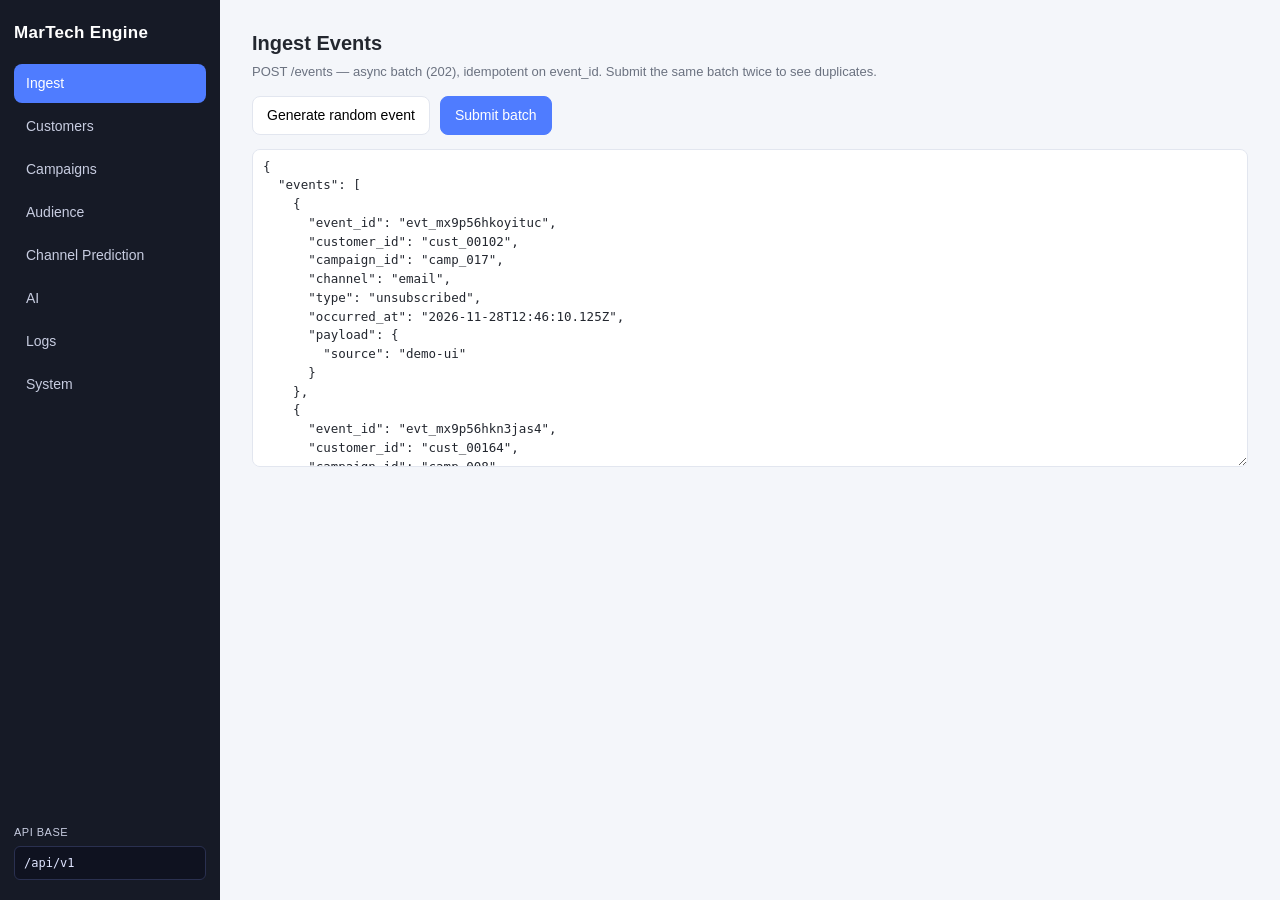
<file: web/index.html>
<!doctype html>
<html lang="en">
<head>
<meta charset="utf-8">
<meta name="viewport" content="width=device-width, initial-scale=1">
<title>MarTech Engine</title>
<link rel="stylesheet" href="style.css">
</head>
<body>
<div class="app">
  <aside class="sidebar">
    <h1>MarTech Engine</h1>
    <nav>
      <button class="nav active" data-view="ingest">Ingest</button>
      <button class="nav" data-view="customers">Customers</button>
      <button class="nav" data-view="campaigns">Campaigns</button>
      <button class="nav" data-view="audience">Audience</button>
      <button class="nav" data-view="predict">Channel Prediction</button>
      <button class="nav" data-view="ai">AI</button>
      <button class="nav" data-view="logs">Logs</button>
      <button class="nav" data-view="system">System</button>
    </nav>
    <div class="api-base">
      <label for="apiBase">API base</label>
      <input id="apiBase" value="/api/v1" spellcheck="false">
    </div>
  </aside>

  <main>
    <!-- 1. Ingest -->
    <section id="view-ingest" class="view active">
      <h2>Ingest Events</h2>
      <p class="hint">POST /events — async batch (202), idempotent on event_id. Submit the same batch twice to see duplicates.</p>
      <div class="controls">
        <button id="ingRandom">Generate random event</button>
        <button id="ingSubmit" class="primary">Submit batch</button>
      </div>
      <textarea id="ingBody" rows="16" spellcheck="false"></textarea>
      <div class="error"></div>
      <div id="ingResult"></div>
      <button id="ingTrace" class="hidden">Trace this batch in Logs &rarr;</button>
    </section>

    <!-- 2. Customers -->
    <section id="view-customers" class="view">
      <h2>Customers</h2>
      <p class="hint">GET /customers/{id} + /customers/{id}/timeline</p>
      <div class="controls">
        <input id="custId" value="cust_00001" spellcheck="false">
        <button id="custLoad" class="primary">Load</button>
      </div>
      <div class="error"></div>
      <div id="custProfile"></div>
      <h3>Timeline</h3>
      <div id="custTimeline"></div>
      <button id="tlMore" class="hidden">Load more</button>
    </section>

    <!-- 3. Campaigns -->
    <section id="view-campaigns" class="view">
      <h2>Campaigns</h2>
      <p class="hint">GET /campaigns — click a row for GET /campaigns/{id}/analytics</p>
      <div class="controls">
        <button id="campLoad" class="primary">Refresh</button>
      </div>
      <div class="error"></div>
      <div id="campList"></div>
      <button id="campMore" class="hidden">Load more</button>
      <div id="campAnalytics"></div>
    </section>

    <!-- 4. Audience -->
    <section id="view-audience" class="view">
      <h2>Audience Recommendation</h2>
      <p class="hint">POST /audience/recommend — ranked top-K</p>
      <div class="form">
        <label>Objective
          <select id="audObjective">
            <option>conversion</option><option>engagement</option>
            <option>retention</option><option>reactivation</option>
            <option>awareness</option>
          </select>
        </label>
        <label>Channel
          <select id="audChannel">
            <option>email</option><option>sms</option><option>whatsapp</option>
            <option>push</option><option>web</option>
          </select>
        </label>
        <label>Size
          <input id="audSize" type="number" value="100" min="1" max="100000">
        </label>
        <label>Min score
          <input id="audMinScore" type="number" step="0.01" placeholder="optional">
        </label>
        <label>Last active &le; days
          <input id="audDays" type="number" min="0" placeholder="optional">
        </label>
        <button id="audSubmit" class="primary">Recommend</button>
      </div>
      <div class="error"></div>
      <div id="audResult"></div>
    </section>

    <!-- Channel prediction -->
    <section id="view-predict" class="view">
      <h2>Channel Prediction</h2>
      <p class="hint">POST /predictions/channel — which channel will work best for an upcoming campaign, from past campaign results (hierarchical Beta-Binomial + Monte Carlo P(best))</p>
      <div class="form">
        <label>Objective
          <select id="predObjective">
            <option>conversion</option><option>engagement</option>
            <option>retention</option><option>reactivation</option>
            <option>awareness</option>
          </select>
        </label>
        <label>Predict for
          <select id="predScope">
            <option value="platform">Whole platform</option>
            <option value="audience">Target audience</option>
            <option value="customer">One customer</option>
          </select>
        </label>
        <label class="scope-customer hidden">Customer id
          <input id="predCustomer" value="cust_00042" spellcheck="false">
        </label>
        <label class="scope-audience hidden">Min score
          <input id="predMinScore" type="number" step="0.01" min="0" max="0.99" value="0.2">
        </label>
        <label class="scope-audience hidden">Last active &le; days
          <input id="predDays" type="number" min="0" value="30">
        </label>
        <label>Lookback days
          <input id="predLookback" type="number" min="1" max="365" value="90">
        </label>
        <button id="predSubmit" class="primary">Predict</button>
      </div>
      <div class="channel-picks" id="predChannels"></div>
      <div class="error"></div>
      <div id="predResult"></div>
    </section>

    <!-- 5. AI -->
    <section id="view-ai" class="view">
      <h2>AI Campaign Analysis</h2>
      <p class="hint">POST /campaigns/{id}/analyze and /campaigns/{id}/recommend</p>
      <div class="controls">
        <input id="aiCampId" value="camp_001" spellcheck="false">
        <button id="aiAnalyze" class="primary">Analyze</button>
        <button id="aiRecommend">Recommend</button>
      </div>
      <div class="error"></div>
      <div id="aiResult"></div>
    </section>

    <!-- Logs -->
    <section id="view-logs" class="view">
      <h2>Logs</h2>
      <div class="tabs">
        <button class="tab active" data-tab="activity">All activity</button>
        <button class="tab" data-tab="events">Event lifecycle</button>
      </div>

      <div id="tab-activity" class="tabpanel">
      <p class="hint">GET /activity — every operation performed through the API (views, searches, predictions, AI analysis, ingests, replays), with its result, newest first.</p>
      <div class="form">
        <label>Operation
          <select id="actAction">
            <option value="">any</option>
            <option value="events.">events.*</option>
            <option value="events.ingest">events.ingest</option>
            <option value="customer.">customer.*</option>
            <option value="customer.view">customer.view</option>
            <option value="customer.timeline">customer.timeline</option>
            <option value="campaign.">campaign.*</option>
            <option value="audience.recommend">audience.recommend</option>
            <option value="prediction.channel">prediction.channel</option>
            <option value="ai.">ai.*</option>
            <option value="dlq.">dlq.*</option>
            <option value="unknown">unknown (404)</option>
          </select>
        </label>
        <label>Outcome
          <select id="actOutcome">
            <option value="">any</option><option value="ok">success</option><option value="error">failed</option>
          </select>
        </label>
        <label>Entity (customer / campaign id) <input id="actEntity" spellcheck="false" placeholder="any"></label>
        <label>request_id <input id="actRequest" spellcheck="false" placeholder="any"></label>
        <button id="actSearch" class="primary">Search</button>
        <button id="actClear">Clear filters</button>
      </div>
      <div class="error"></div>
      <div id="actResult"></div>
      <button id="actMore" class="hidden">Load more</button>
      </div>

      <div id="tab-events" class="tabpanel hidden">
      <p class="hint">GET /logs — every lifecycle step of an ingested event (ingested, duplicate, processed, retry, dead_lettered, replayed), newest first. Click an event_id to see its full history.</p>
      <div class="form">
        <label>event_id <input id="logEvent" spellcheck="false" placeholder="any"></label>
        <label>customer_id <input id="logCustomer" spellcheck="false" placeholder="any"></label>
        <label>campaign_id <input id="logCampaign" spellcheck="false" placeholder="any"></label>
        <label>request_id <input id="logRequest" spellcheck="false" placeholder="any"></label>
        <label>Stage
          <select id="logStage">
            <option value="">any</option><option>ingested</option><option>duplicate</option>
            <option>processed</option><option>retry</option><option>dead_lettered</option>
            <option>replayed</option>
          </select>
        </label>
        <label>Min level
          <select id="logLevel">
            <option value="">any</option><option>info</option>
            <option>warn</option><option>error</option>
          </select>
        </label>
        <button id="logSearch" class="primary">Search</button>
        <button id="logClear">Clear filters</button>
      </div>
      <div class="error"></div>
      <div id="logResult"></div>
      <button id="logMore" class="hidden">Load more</button>
      </div>
    </section>

    <!-- 6. System -->
    <section id="view-system" class="view">
      <h2>System</h2>
      <p class="hint">GET /system/health + /system/dlq</p>
      <div class="controls">
        <button id="sysRefresh" class="primary">Refresh</button>
      </div>
      <div class="error"></div>
      <div id="sysHealth"></div>
      <h3>Dead-letter queue</h3>
      <div id="sysDlq"></div>
      <button id="dlqMore" class="hidden">Load more</button>
    </section>
  </main>
</div>
<script src="app.js"></script>
</body>
</html>
</file>
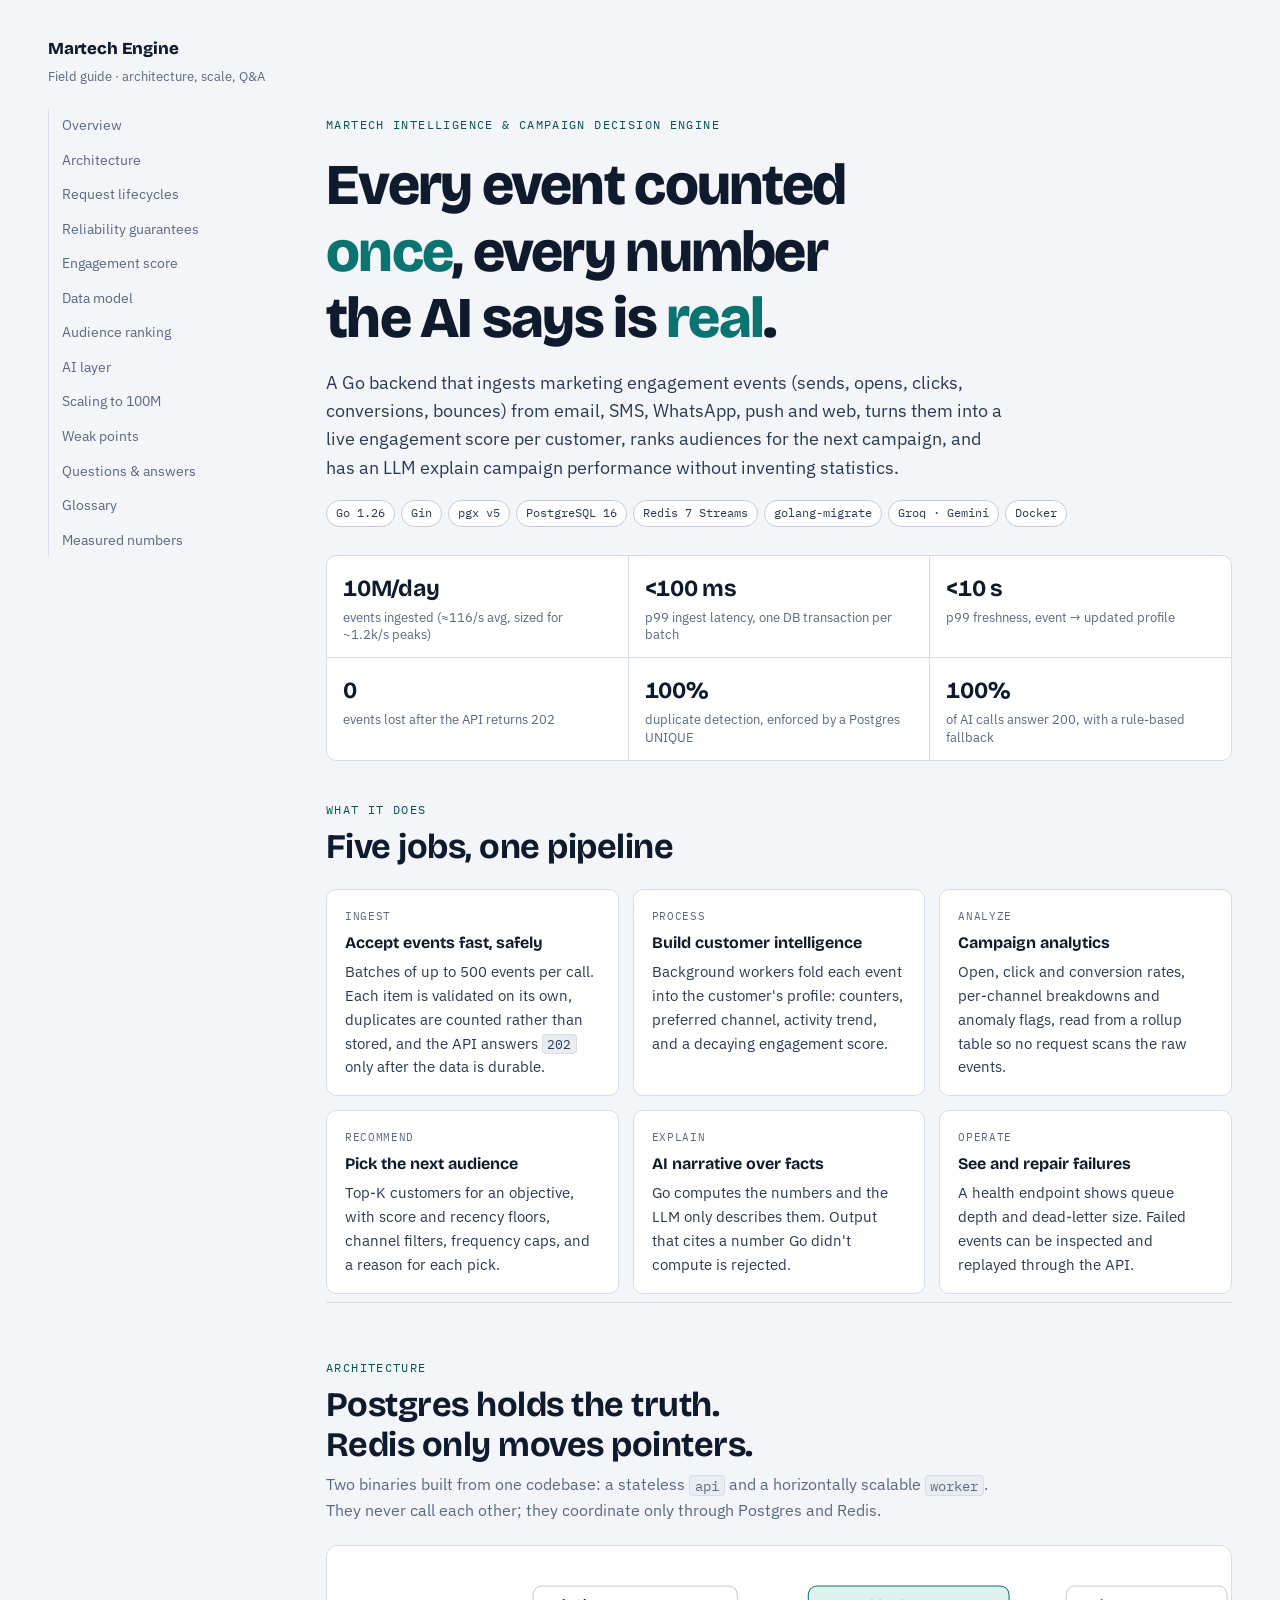
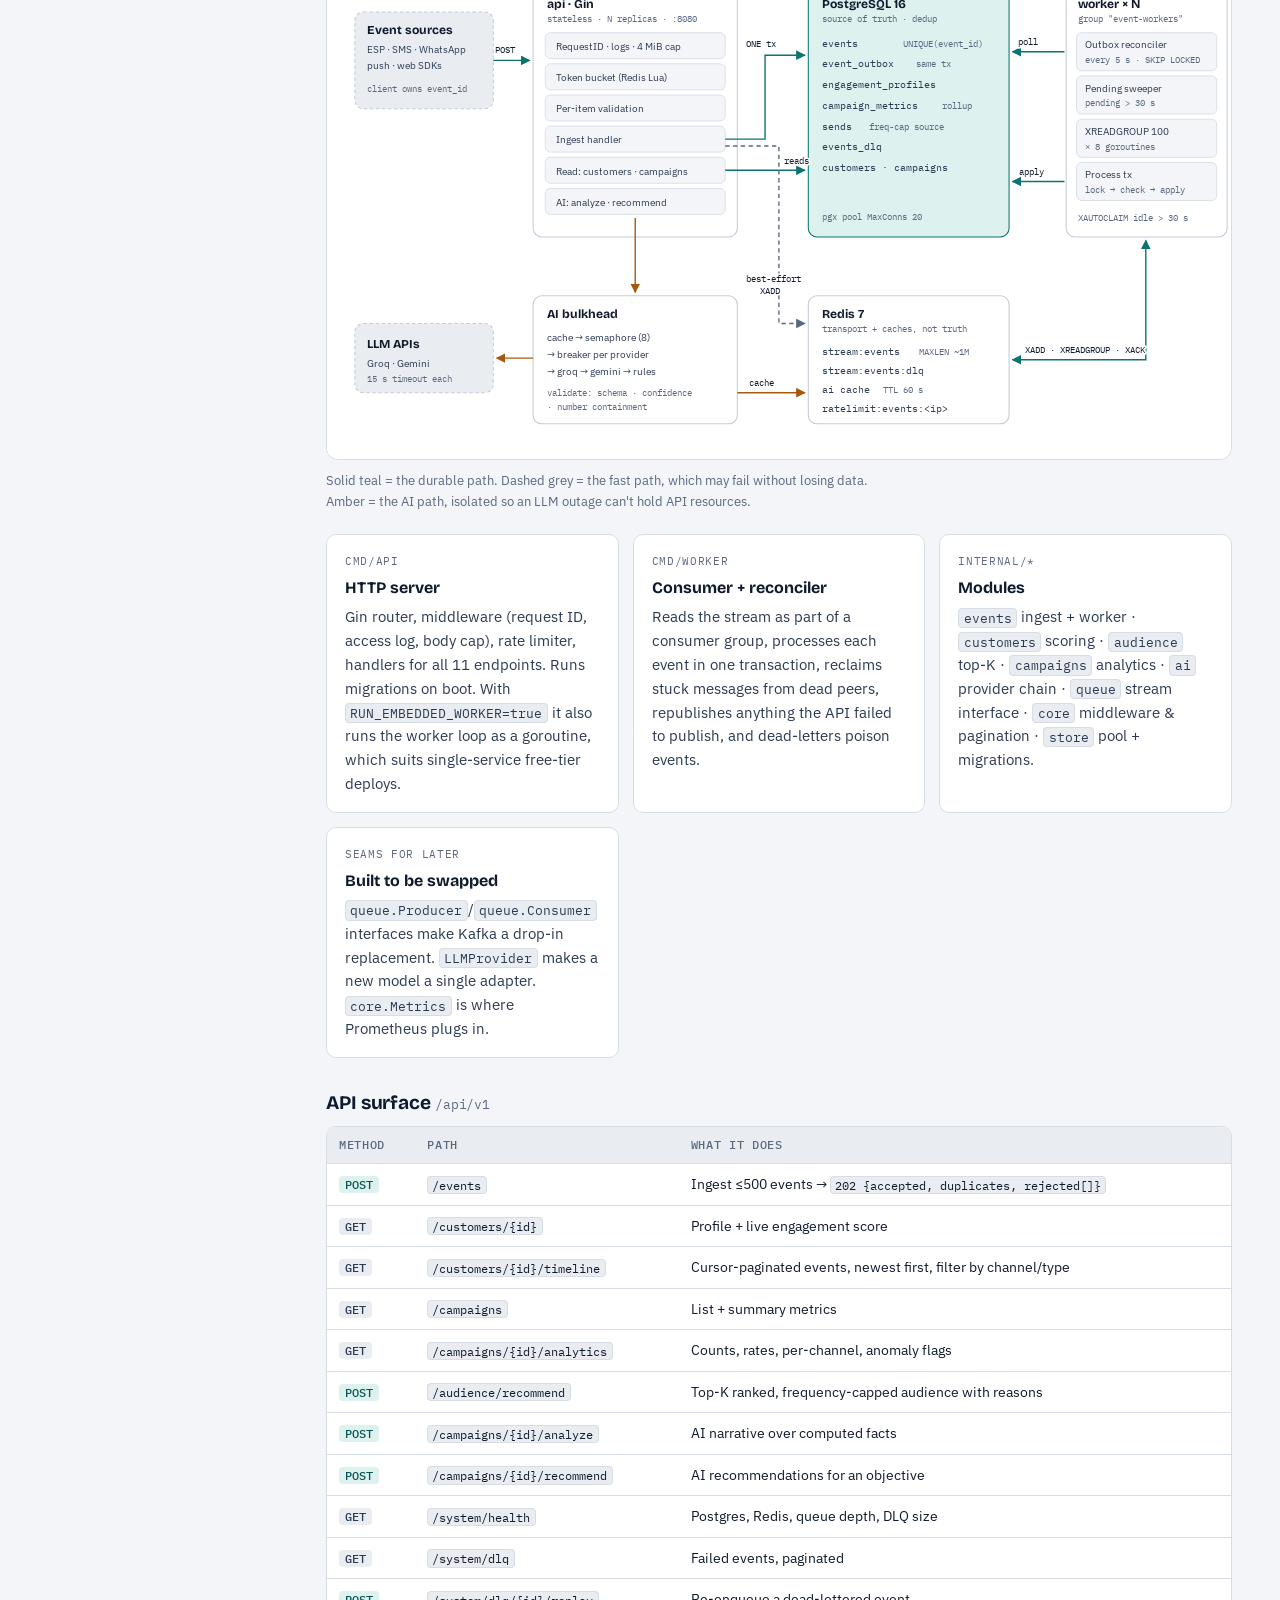
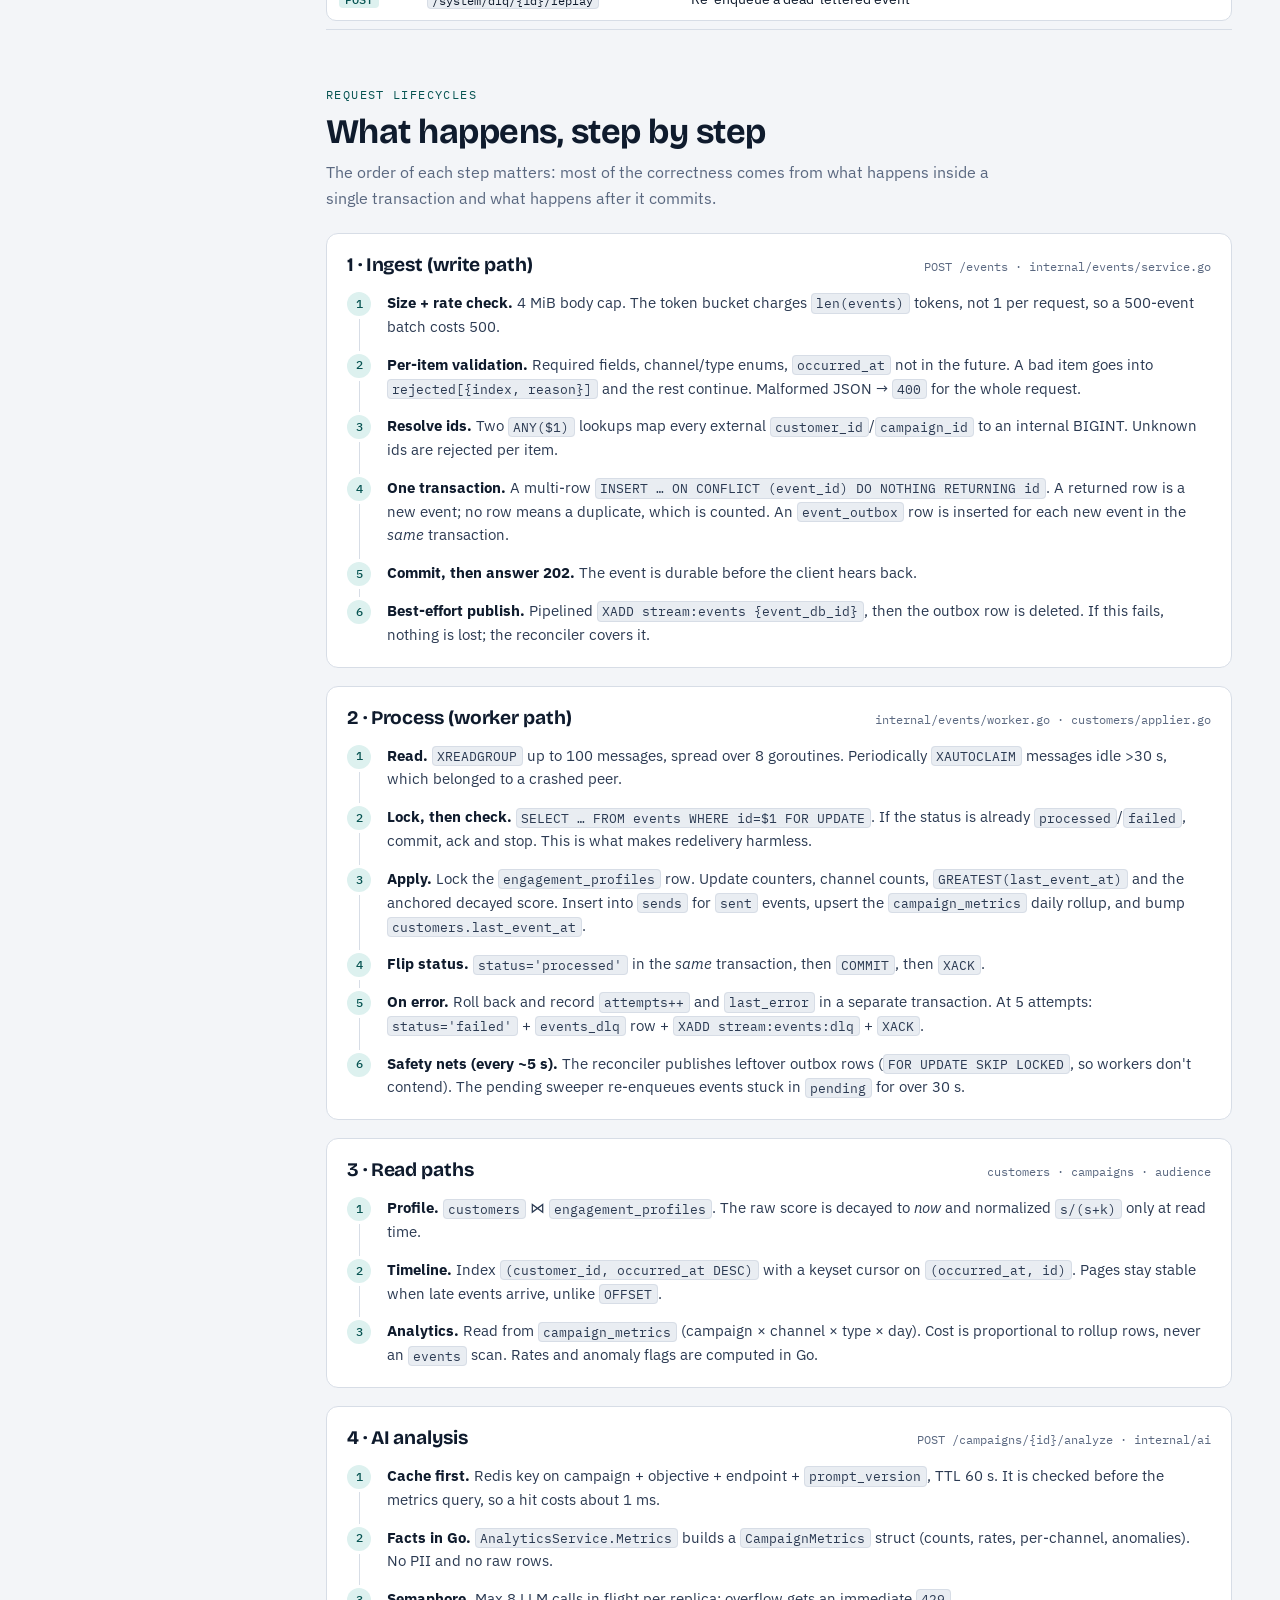
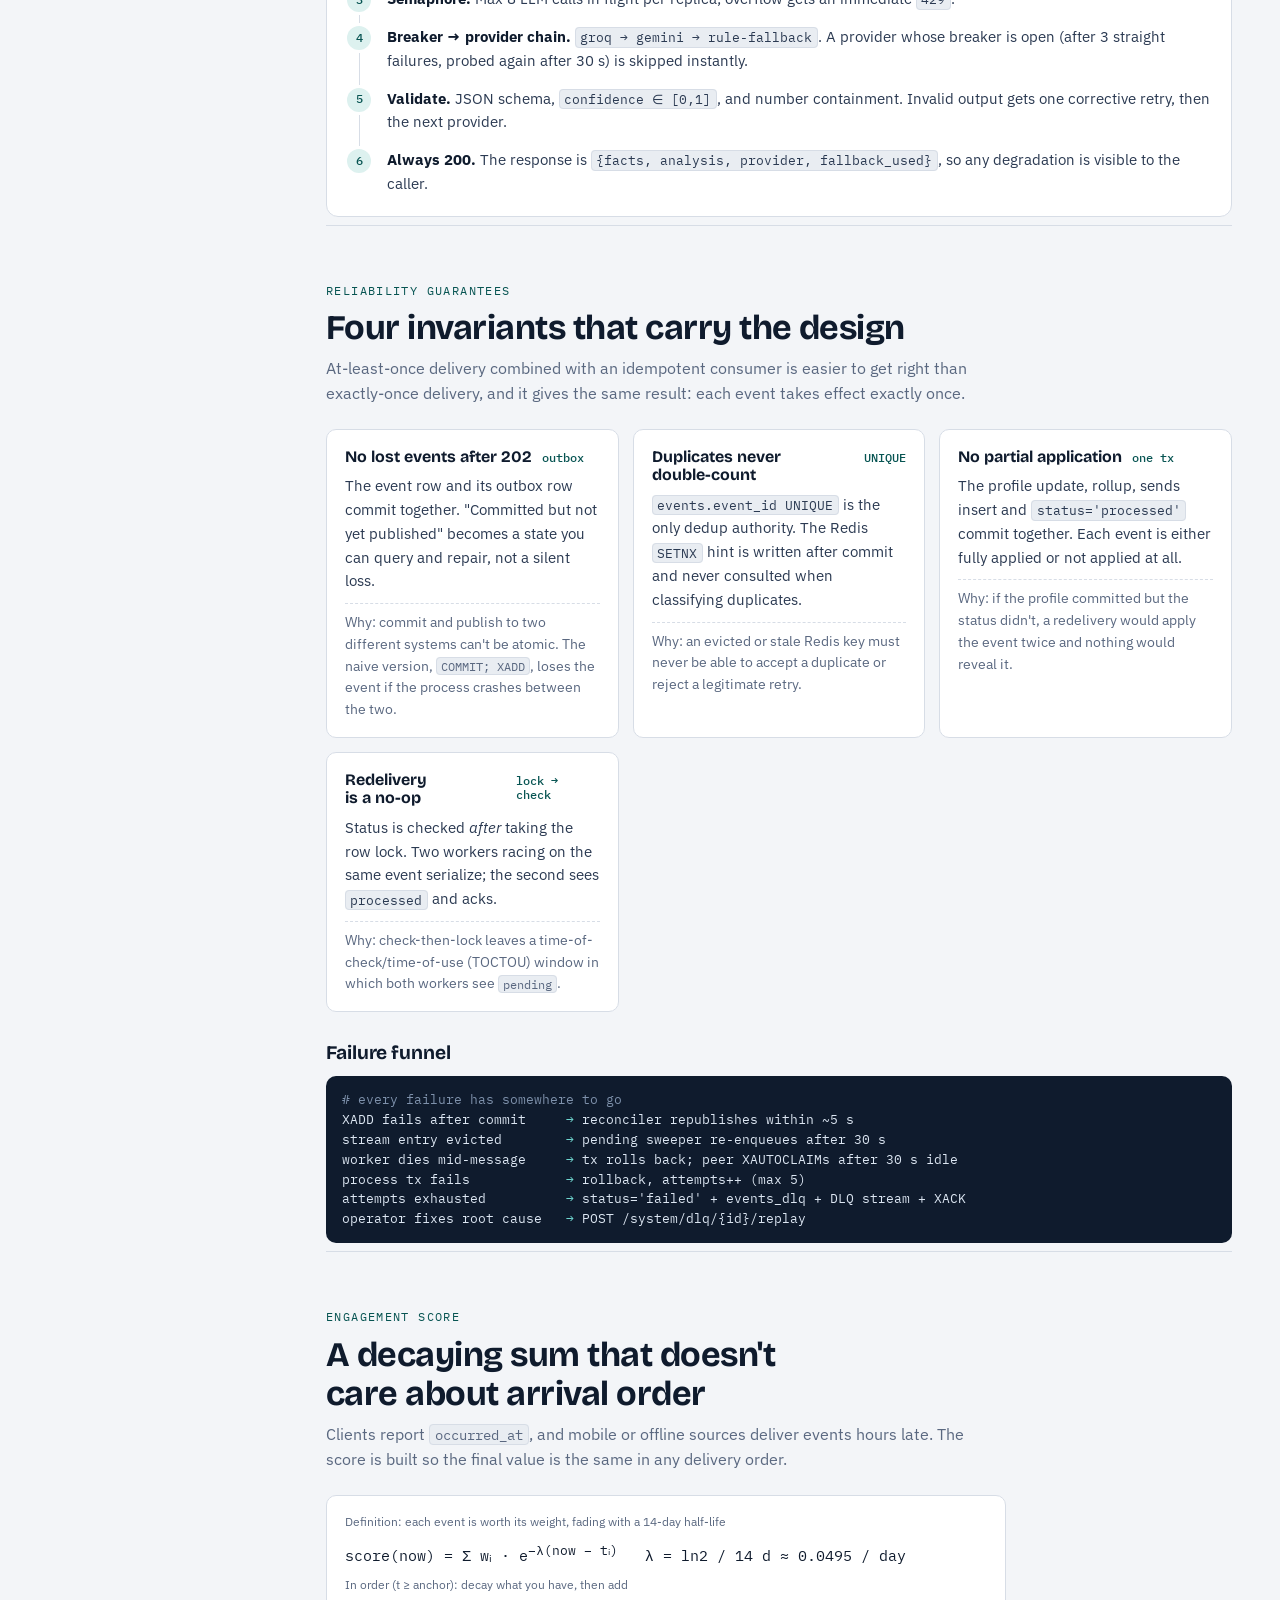
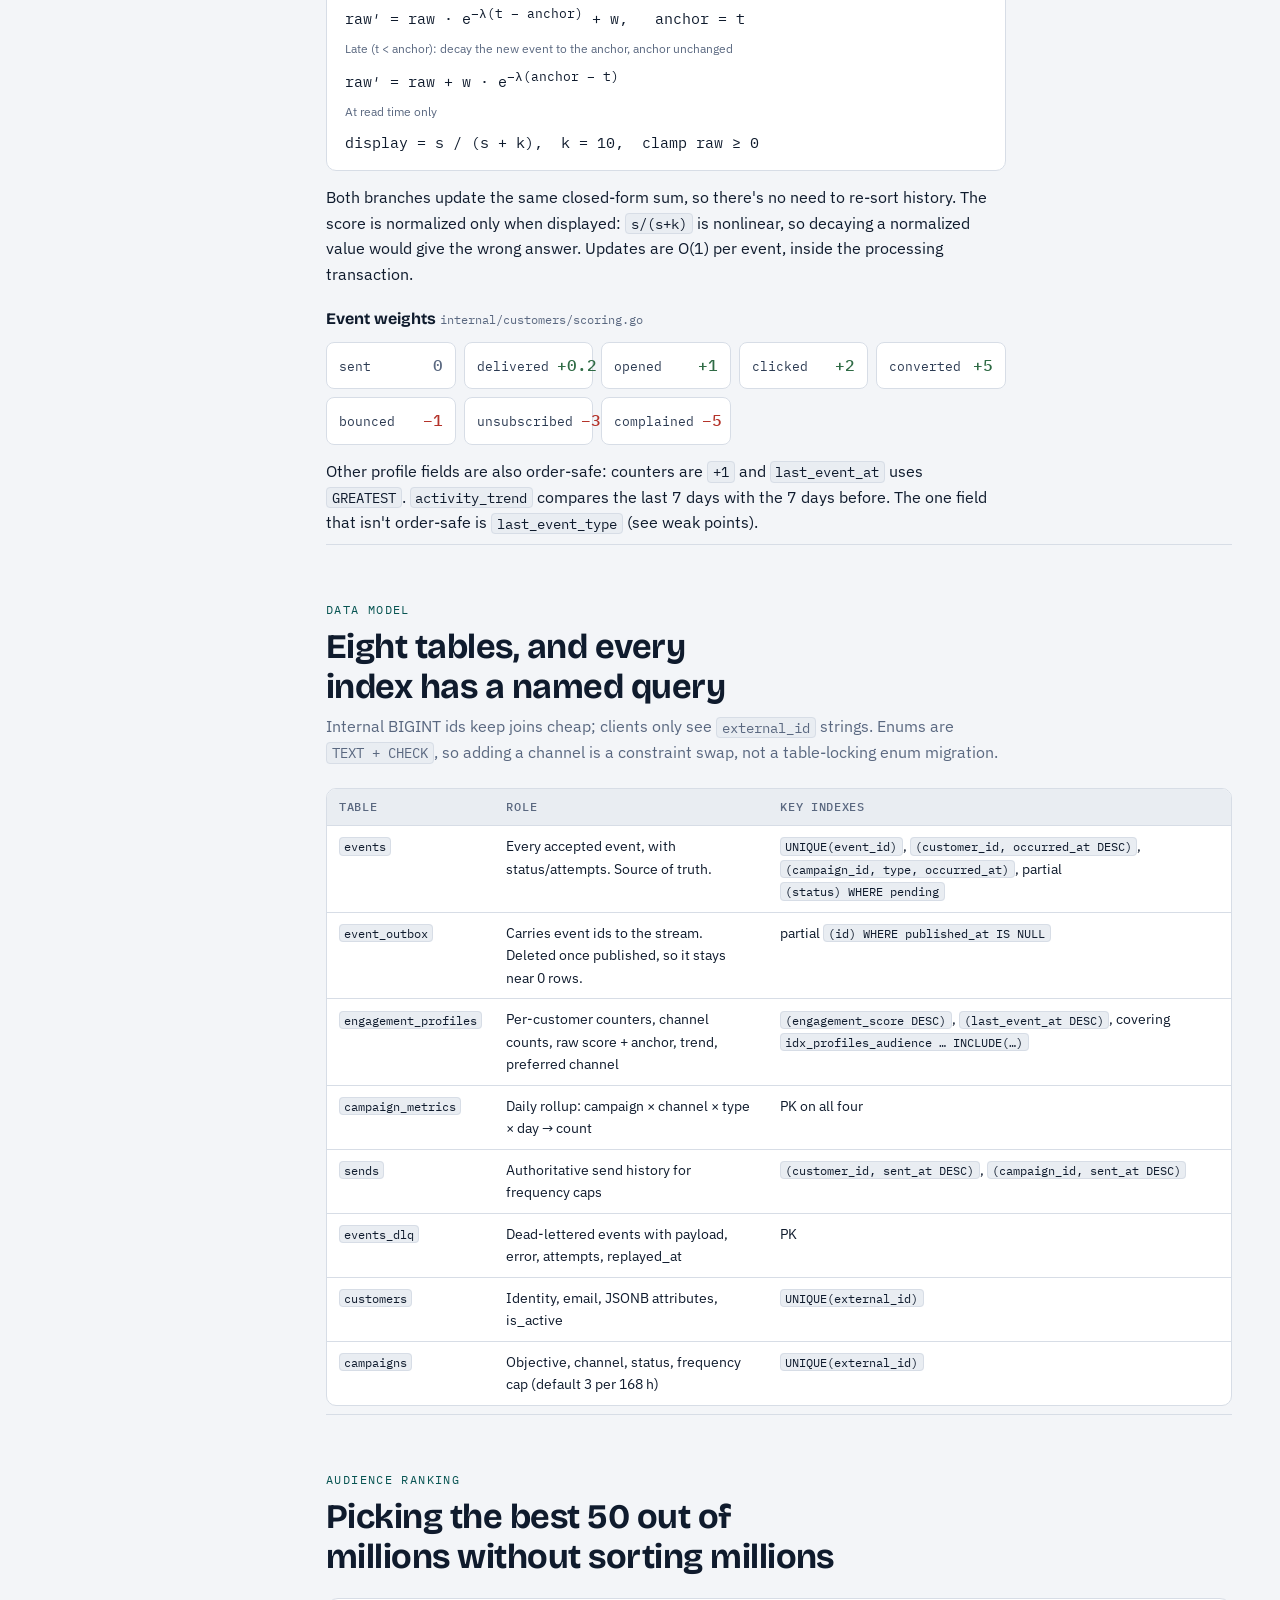
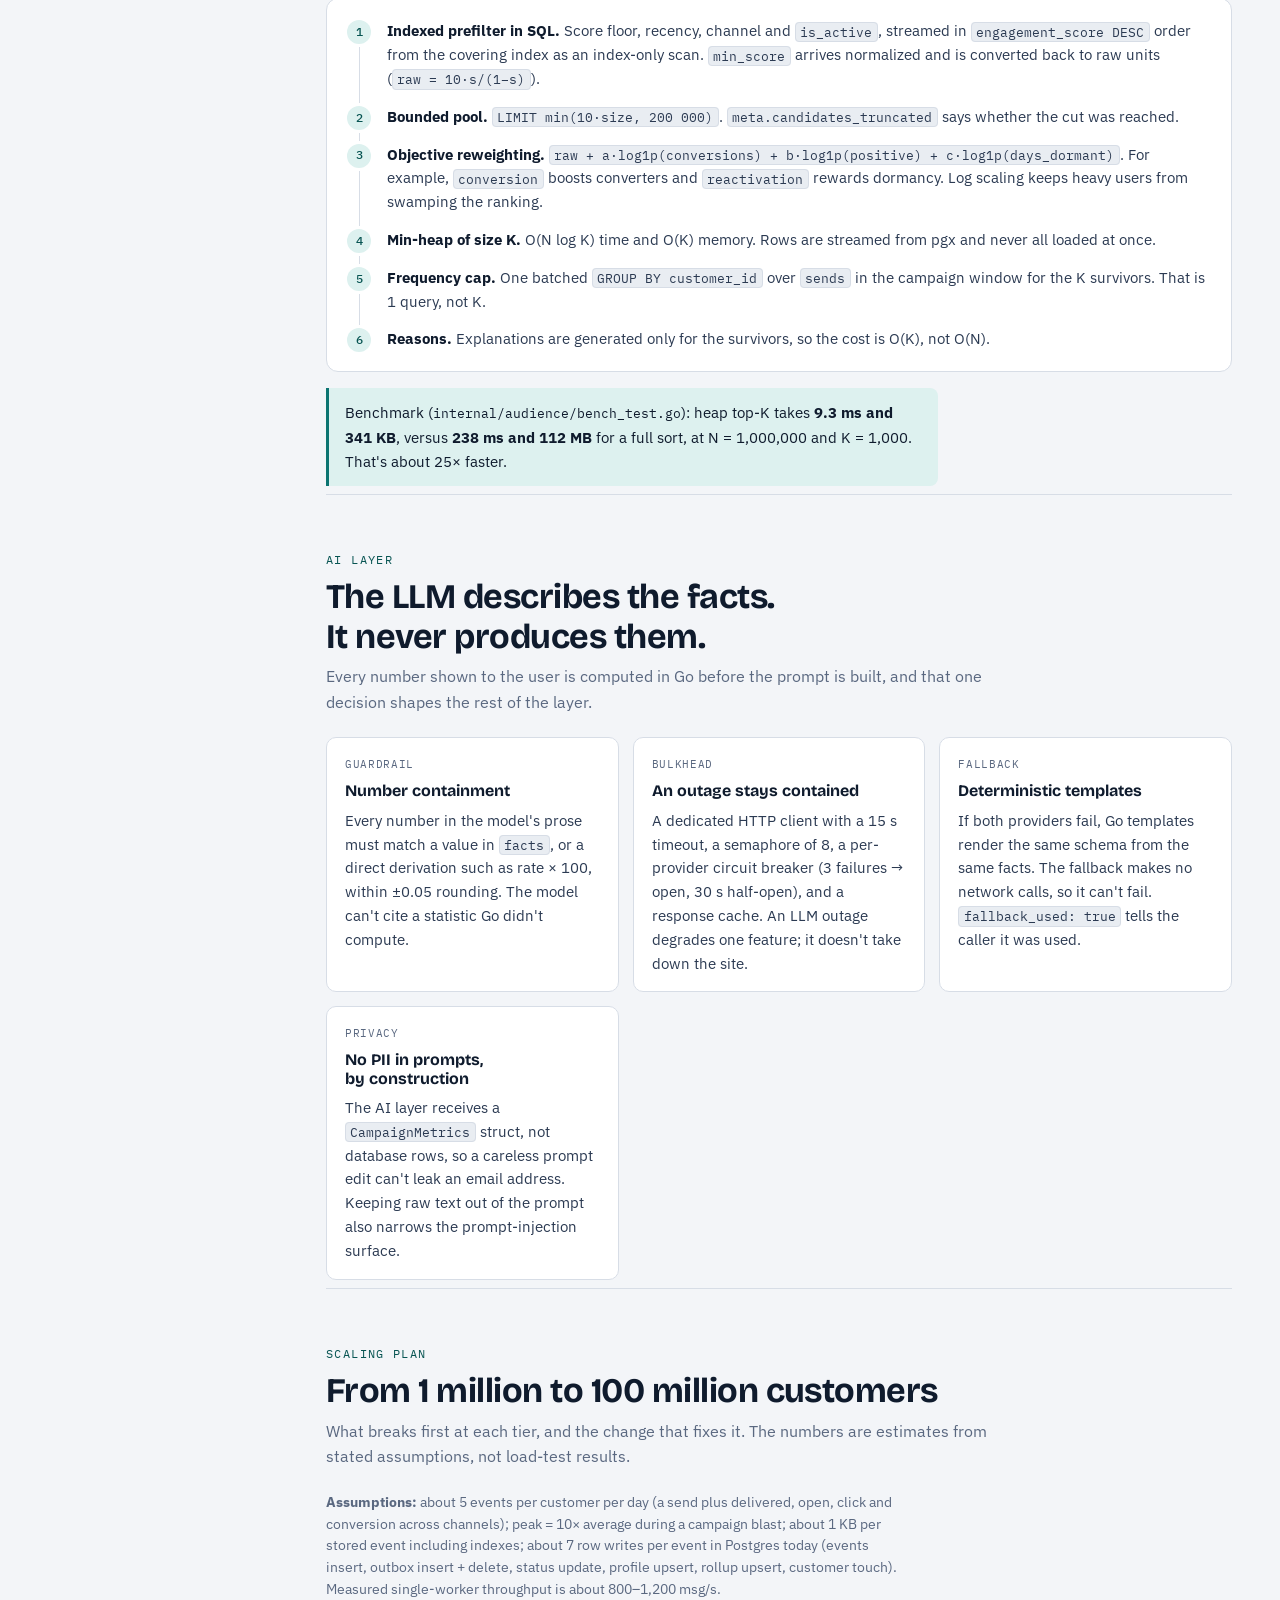
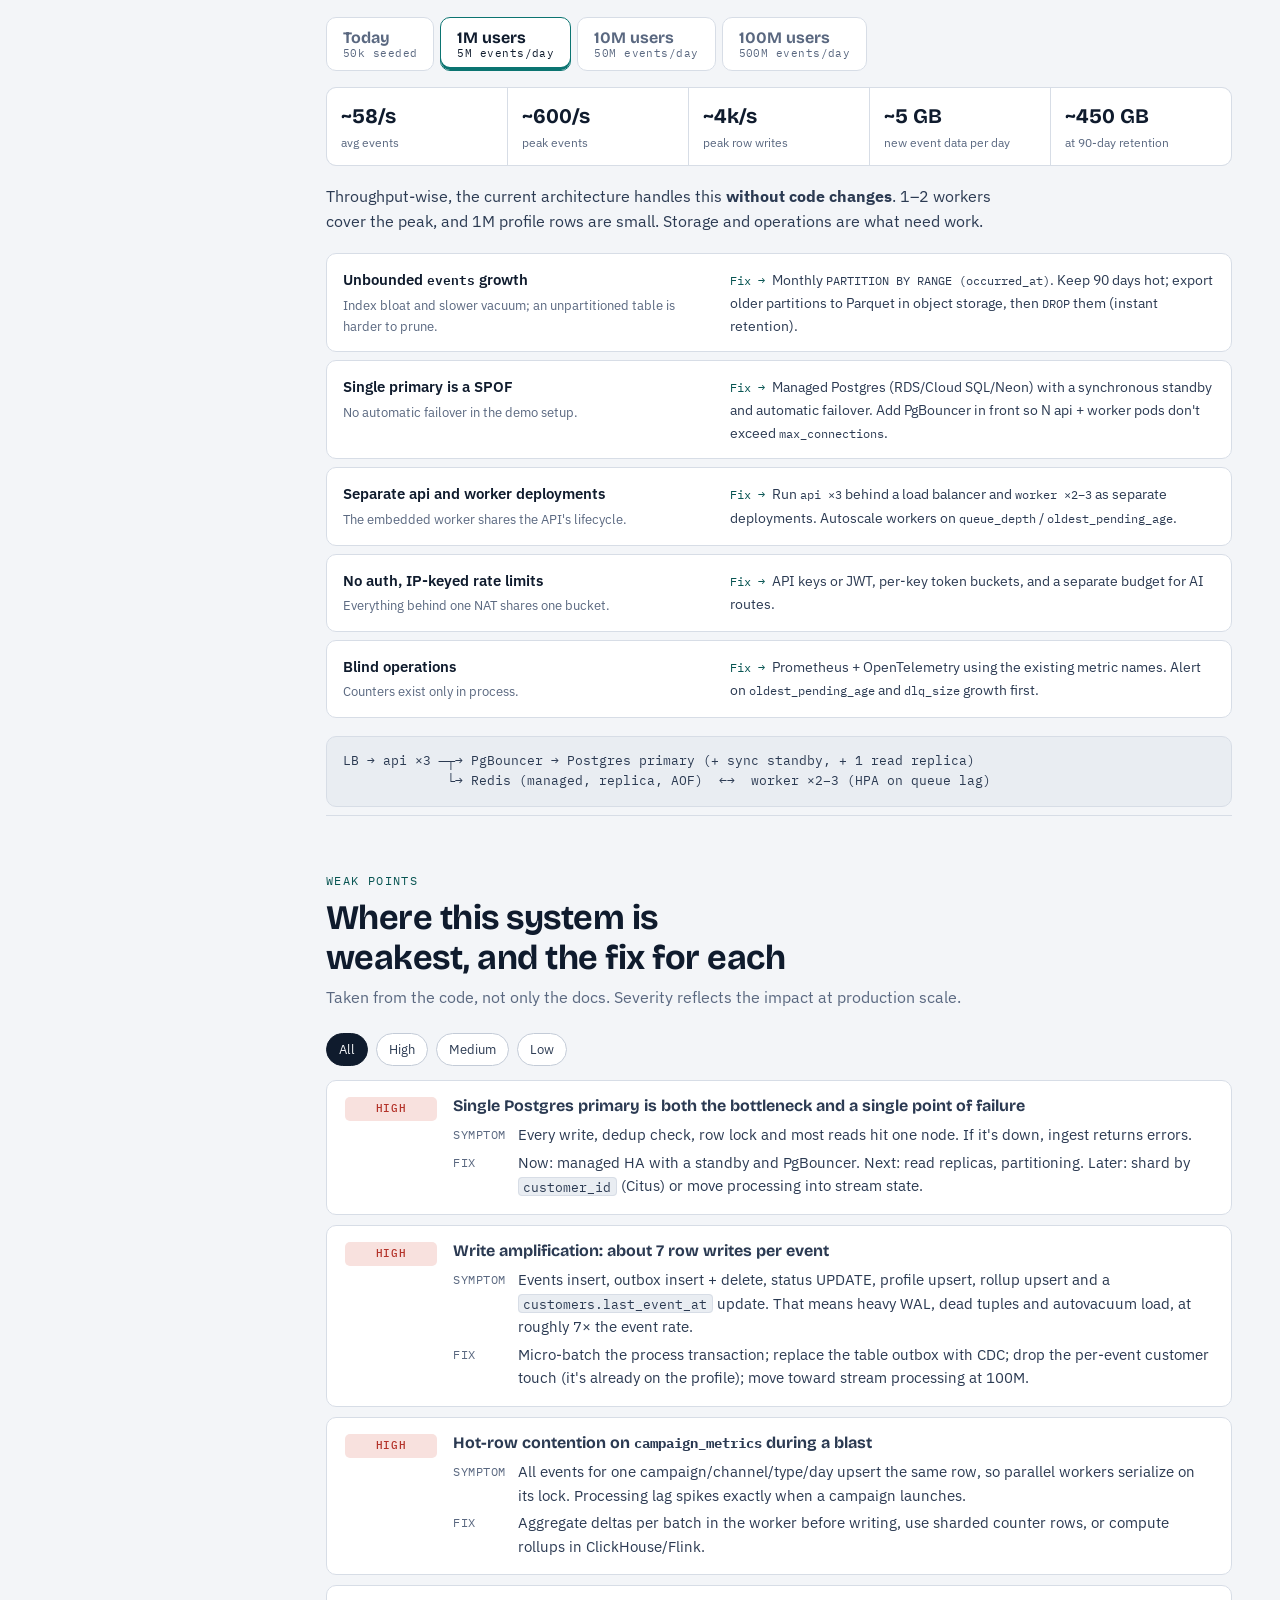
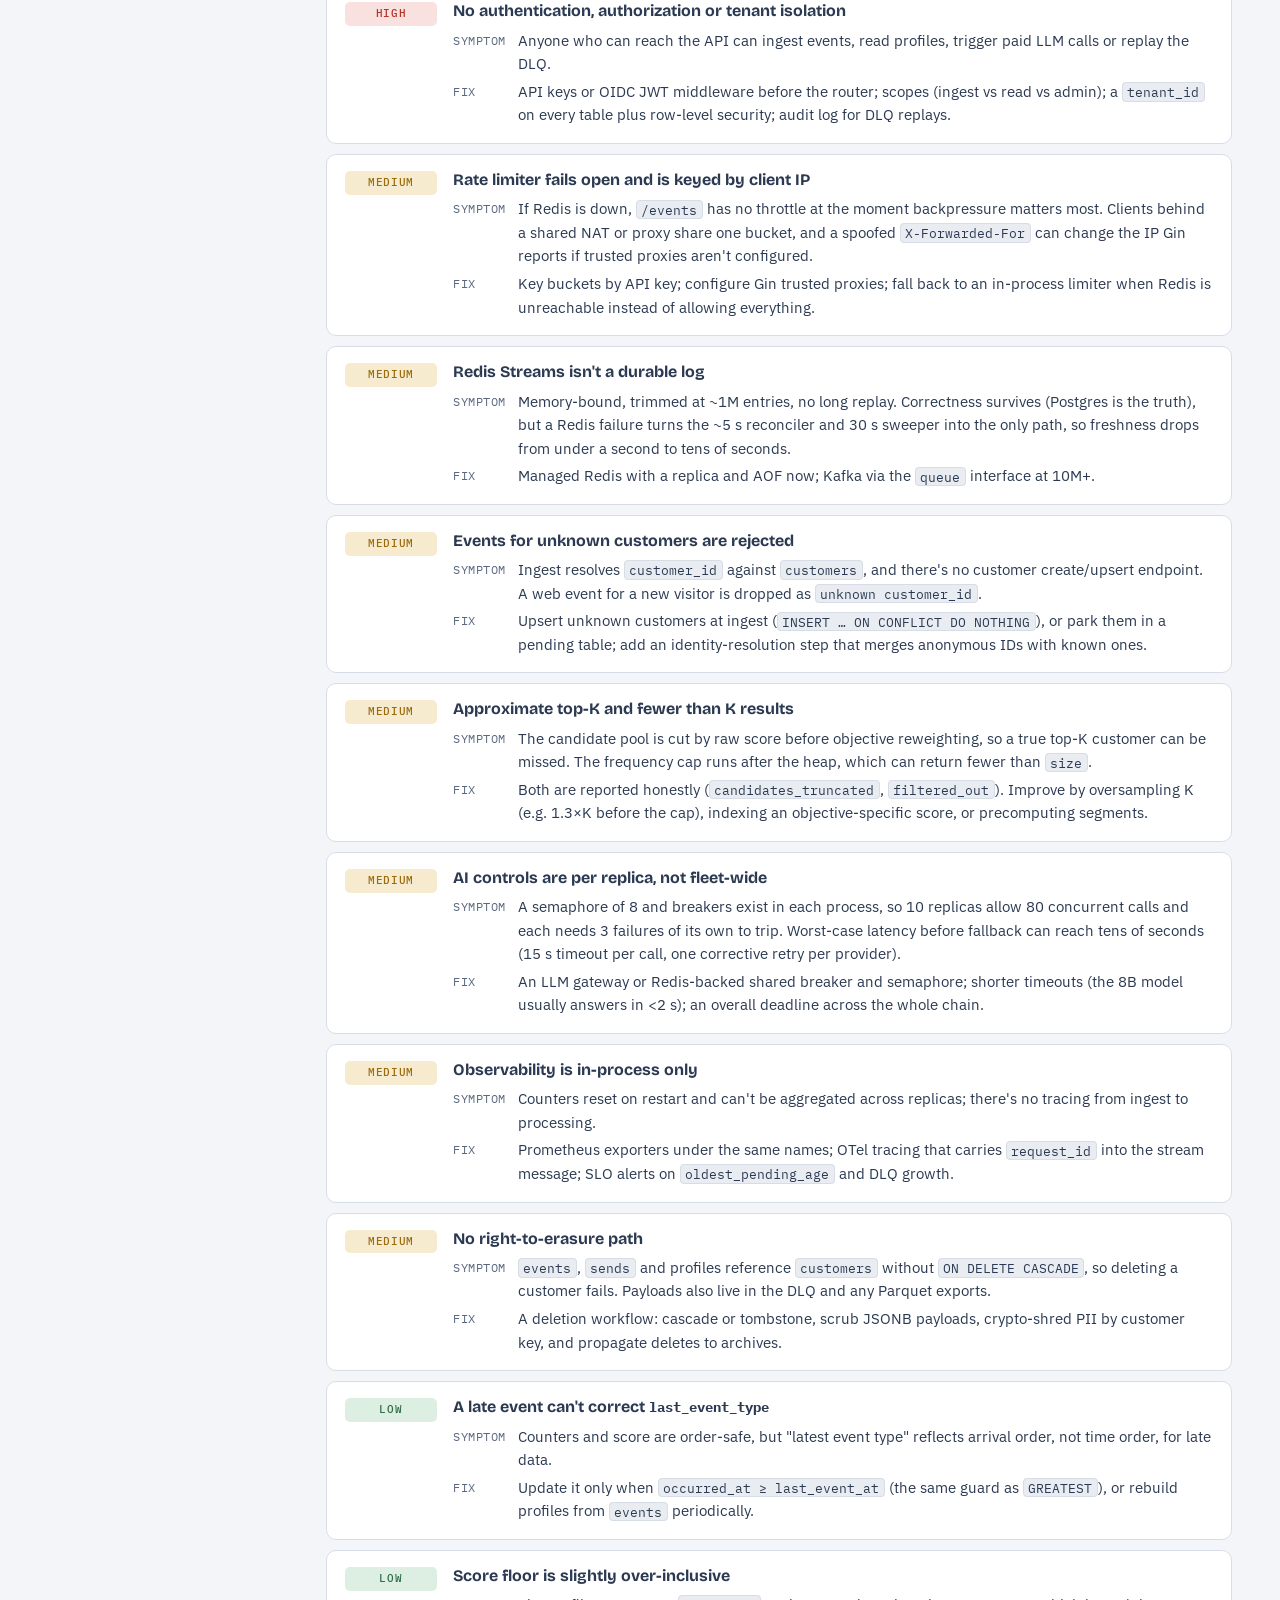
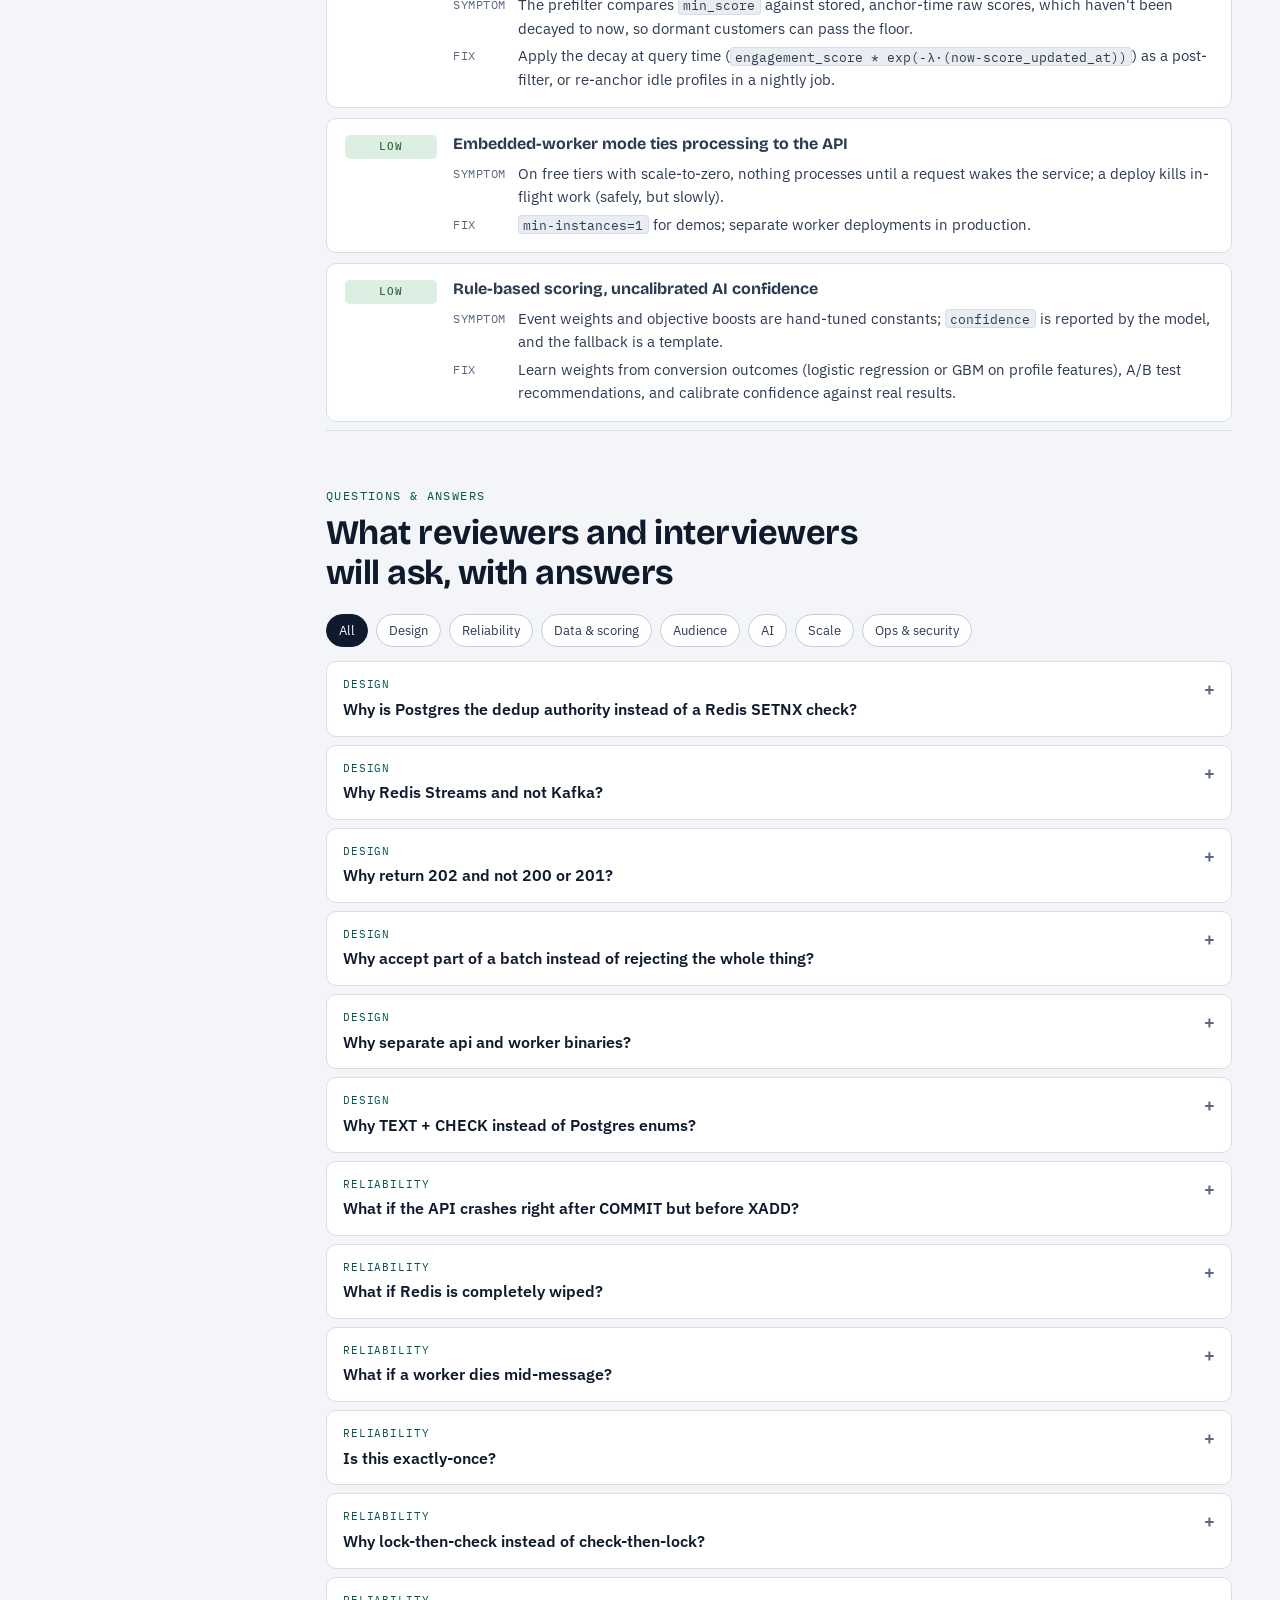
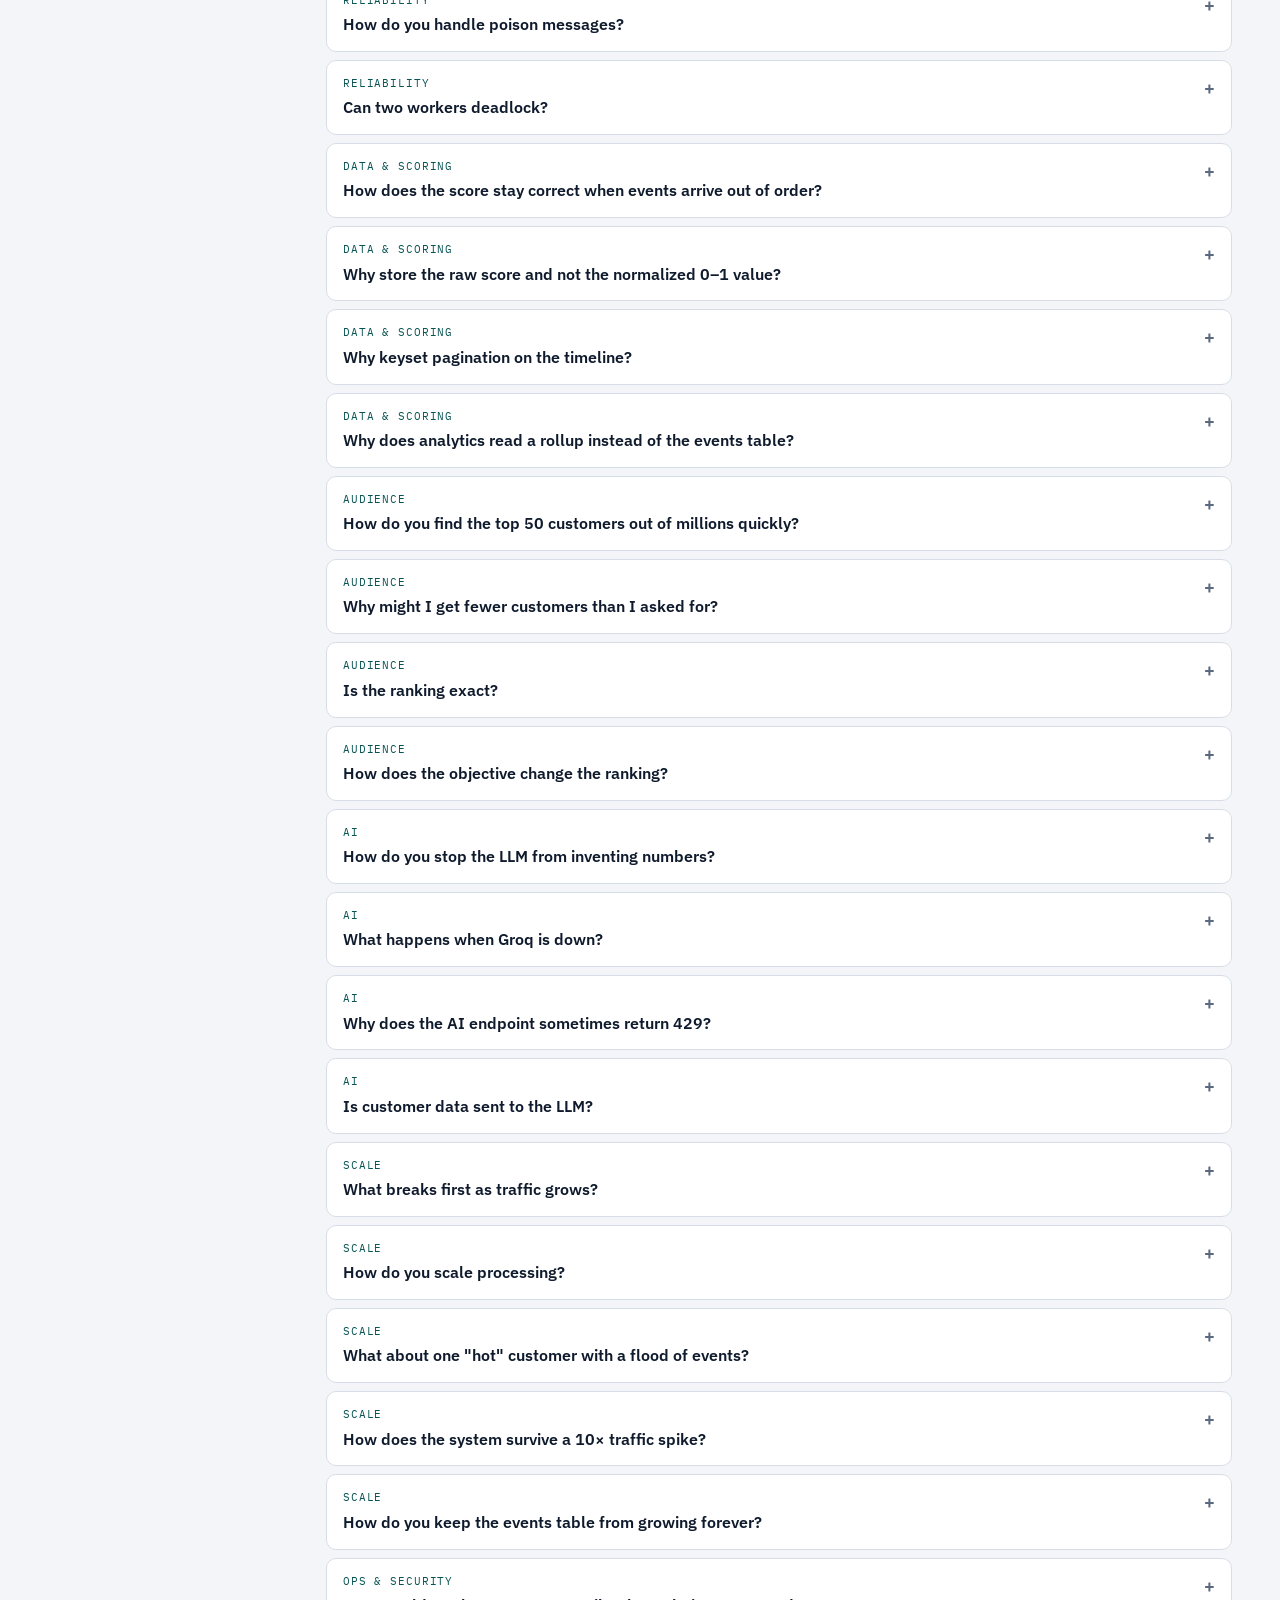
<file: docs/field-guide/index.html>
<!doctype html>
<html lang="en">
<head>
<meta charset="utf-8">
<meta name="viewport" content="width=device-width, initial-scale=1, viewport-fit=cover">
<title>Martech Engine Field Guide</title>
<meta name="description" content="How the martech-engine works: architecture, reliability, scaling from 1M to 100M users, weak points, Q&amp;A and glossary.">
<link rel="preconnect" href="https://fonts.googleapis.com">
<link rel="preconnect" href="https://fonts.gstatic.com" crossorigin>
<link rel="stylesheet" href="https://fonts.googleapis.com/css2?family=Bricolage+Grotesque:opsz,wght@12..96,500;12..96,700;12..96,800&amp;family=IBM+Plex+Mono:wght@400;500&amp;family=IBM+Plex+Sans:ital,wght@0,400;0,500;0,600;1,400&amp;display=swap">
<link rel="stylesheet" href="style.css">
</head>
<body>
<div class="shell">
  <nav class="toc" aria-label="Sections">
    <div class="brand">Martech Engine</div>
    <div class="brand-sub">Field guide · architecture, scale, Q&amp;A</div>
    <ol id="toc">
      <li><a href="#overview">Overview</a></li>
      <li><a href="#architecture">Architecture</a></li>
      <li><a href="#flows">Request lifecycles</a></li>
      <li><a href="#guarantees">Reliability guarantees</a></li>
      <li><a href="#scoring">Engagement score</a></li>
      <li><a href="#data">Data model</a></li>
      <li><a href="#audience">Audience ranking</a></li>
      <li><a href="#ai">AI layer</a></li>
      <li><a href="#scale">Scaling to 100M</a></li>
      <li><a href="#weak">Weak points</a></li>
      <li><a href="#qa">Questions &amp; answers</a></li>
      <li><a href="#glossary">Glossary</a></li>
      <li><a href="#perf">Measured numbers</a></li>
    </ol>
  </nav>

  <main>
    <!-- ====================== OVERVIEW ====================== -->
    <section id="overview">
      <div class="hero">
        <span class="eyebrow">MarTech Intelligence &amp; Campaign Decision Engine</span>
        <h1>Every event counted <em>once</em>, every number the AI says is <em>real</em>.</h1>
        <p class="lede">A Go backend that ingests marketing engagement events (sends, opens, clicks, conversions, bounces) from email, SMS, WhatsApp, push and web, turns them into a live engagement score per customer, ranks audiences for the next campaign, and has an LLM explain campaign performance without inventing statistics.</p>
        <div class="stack">
          <span class="chip">Go 1.26</span><span class="chip">Gin</span><span class="chip">pgx v5</span><span class="chip">PostgreSQL 16</span><span class="chip">Redis 7 Streams</span><span class="chip">golang-migrate</span><span class="chip">Groq · Gemini</span><span class="chip">Docker</span>
        </div>
        <div class="targets" aria-label="Design targets">
          <div class="target"><b>10M/day</b><span>events ingested (≈116/s avg, sized for ~1.2k/s peaks)</span></div>
          <div class="target"><b>&lt;100 ms</b><span>p99 ingest latency, one DB transaction per batch</span></div>
          <div class="target"><b>&lt;10 s</b><span>p99 freshness, event → updated profile</span></div>
          <div class="target"><b>0</b><span>events lost after the API returns 202</span></div>
          <div class="target"><b>100%</b><span>duplicate detection, enforced by a Postgres UNIQUE</span></div>
          <div class="target"><b>100%</b><span>of AI calls answer 200, with a rule-based fallback</span></div>
        </div>
      </div>

      <div class="sec-head"><span class="eyebrow">What it does</span><h2>Five jobs, one pipeline</h2></div>
      <div class="grid3">
        <div class="card"><span class="tag">Ingest</span><h4>Accept events fast, safely</h4><p>Batches of up to 500 events per call. Each item is validated on its own, duplicates are counted rather than stored, and the API answers <code>202</code> only after the data is durable.</p></div>
        <div class="card"><span class="tag">Process</span><h4>Build customer intelligence</h4><p>Background workers fold each event into the customer's profile: counters, preferred channel, activity trend, and a decaying engagement score.</p></div>
        <div class="card"><span class="tag">Analyze</span><h4>Campaign analytics</h4><p>Open, click and conversion rates, per-channel breakdowns and anomaly flags, read from a rollup table so no request scans the raw events.</p></div>
        <div class="card"><span class="tag">Recommend</span><h4>Pick the next audience</h4><p>Top-K customers for an objective, with score and recency floors, channel filters, frequency caps, and a reason for each pick.</p></div>
        <div class="card"><span class="tag">Explain</span><h4>AI narrative over facts</h4><p>Go computes the numbers and the LLM only describes them. Output that cites a number Go didn't compute is rejected.</p></div>
        <div class="card"><span class="tag">Operate</span><h4>See and repair failures</h4><p>A health endpoint shows queue depth and dead-letter size. Failed events can be inspected and replayed through the API.</p></div>
      </div>
    </section>

    <!-- ====================== ARCHITECTURE ====================== -->
    <section id="architecture">
      <div class="sec-head">
        <span class="eyebrow">Architecture</span>
        <h2>Postgres holds the truth. Redis only moves pointers.</h2>
        <p>Two binaries built from one codebase: a stateless <code>api</code> and a horizontally scalable <code>worker</code>. They never call each other; they coordinate only through Postgres and Redis.</p>
      </div>

      <div class="figure" role="img" aria-label="Architecture diagram: event sources post to the API; the API writes events and an outbox row to Postgres in one transaction and makes a best-effort publish to Redis Streams; workers read from the stream, process each event in one Postgres transaction, and poll the outbox to republish; the AI layer sits behind the API with a cache, semaphore, circuit breaker and provider chain.">
        <svg class="dg" viewBox="0 0 1040 560" xmlns="http://www.w3.org/2000/svg">
          <defs>
            <marker id="a1" viewBox="0 0 10 10" refX="9" refY="5" markerWidth="7" markerHeight="7" orient="auto-start-reverse"><path class="ah" d="M0,0 L10,5 L0,10 z"/></marker>
            <marker id="a2" viewBox="0 0 10 10" refX="9" refY="5" markerWidth="7" markerHeight="7" orient="auto-start-reverse"><path class="ahd" d="M0,0 L10,5 L0,10 z"/></marker>
            <marker id="a3" viewBox="0 0 10 10" refX="9" refY="5" markerWidth="7" markerHeight="7" orient="auto-start-reverse"><path class="aha" d="M0,0 L10,5 L0,10 z"/></marker>
          </defs>

          <!-- Sources -->
          <rect class="box ext" x="16" y="60" width="160" height="112" rx="10"/>
          <text class="hd" x="30" y="86">Event sources</text>
          <text class="row" x="30" y="108">ESP · SMS · WhatsApp</text>
          <text class="row" x="30" y="126">push · web SDKs</text>
          <text class="sub" x="30" y="152">client owns event_id</text>

          <!-- API -->
          <rect class="box" x="222" y="30" width="236" height="290" rx="10"/>
          <text class="hd" x="238" y="56">api · Gin</text>
          <text class="sub" x="238" y="72">stateless · N replicas · :8080</text>
          <rect class="rowbg" x="236" y="84" width="208" height="30" rx="6"/><text class="row" x="248" y="104">RequestID · logs · 4 MiB cap</text>
          <rect class="rowbg" x="236" y="120" width="208" height="30" rx="6"/><text class="row" x="248" y="140">Token bucket (Redis Lua)</text>
          <rect class="rowbg" x="236" y="156" width="208" height="30" rx="6"/><text class="row" x="248" y="176">Per-item validation</text>
          <rect class="rowbg" x="236" y="192" width="208" height="30" rx="6"/><text class="row" x="248" y="212">Ingest handler</text>
          <rect class="rowbg" x="236" y="228" width="208" height="30" rx="6"/><text class="row" x="248" y="248">Read: customers · campaigns</text>
          <rect class="rowbg" x="236" y="264" width="208" height="30" rx="6"/><text class="row" x="248" y="284">AI: analyze · recommend</text>

          <!-- Postgres -->
          <rect class="box pg" x="540" y="30" width="232" height="290" rx="10"/>
          <text class="hd" x="556" y="56">PostgreSQL 16</text>
          <text class="sub" x="556" y="72">source of truth · dedup</text>
          <text class="rowm" x="556" y="100">events</text><text class="sub" x="650" y="100">UNIQUE(event_id)</text>
          <text class="rowm" x="556" y="124">event_outbox</text><text class="sub" x="664" y="124">same tx</text>
          <text class="rowm" x="556" y="148">engagement_profiles</text>
          <text class="rowm" x="556" y="172">campaign_metrics</text><text class="sub" x="694" y="172">rollup</text>
          <text class="rowm" x="556" y="196">sends</text><text class="sub" x="610" y="196">freq-cap source</text>
          <text class="rowm" x="556" y="220">events_dlq</text>
          <text class="rowm" x="556" y="244">customers · campaigns</text>
          <text class="sub" x="556" y="300">pgx pool MaxConns 20</text>

          <!-- Workers -->
          <rect class="box" x="838" y="30" width="186" height="290" rx="10"/>
          <text class="hd" x="852" y="56">worker × N</text>
          <text class="sub" x="852" y="72">group "event-workers"</text>
          <rect class="rowbg" x="850" y="84" width="162" height="44" rx="6"/><text class="row" x="860" y="102">Outbox reconciler</text><text class="sub" x="860" y="119">every 5 s · SKIP LOCKED</text>
          <rect class="rowbg" x="850" y="134" width="162" height="44" rx="6"/><text class="row" x="860" y="152">Pending sweeper</text><text class="sub" x="860" y="169">pending &gt; 30 s</text>
          <rect class="rowbg" x="850" y="184" width="162" height="44" rx="6"/><text class="row" x="860" y="202">XREADGROUP 100</text><text class="sub" x="860" y="219">× 8 goroutines</text>
          <rect class="rowbg" x="850" y="234" width="162" height="44" rx="6"/><text class="row" x="860" y="252">Process tx</text><text class="sub" x="860" y="269">lock → check → apply</text>
          <text class="sub" x="852" y="302">XAUTOCLAIM idle &gt; 30 s</text>

          <!-- Redis -->
          <rect class="box" x="540" y="388" width="232" height="148" rx="10"/>
          <text class="hd" x="556" y="414">Redis 7</text>
          <text class="sub" x="556" y="430">transport + caches, not truth</text>
          <text class="rowm" x="556" y="456">stream:events</text><text class="sub" x="668" y="456">MAXLEN ~1M</text>
          <text class="rowm" x="556" y="478">stream:events:dlq</text>
          <text class="rowm" x="556" y="500">ai cache</text><text class="sub" x="626" y="500">TTL 60 s</text>
          <text class="rowm" x="556" y="522">ratelimit:events:&lt;ip&gt;</text>

          <!-- AI -->
          <rect class="box" x="222" y="388" width="236" height="148" rx="10"/>
          <text class="hd" x="238" y="414">AI bulkhead</text>
          <text class="row" x="238" y="440">cache → semaphore (8)</text>
          <text class="row" x="238" y="460">→ breaker per provider</text>
          <text class="row" x="238" y="480">→ groq → gemini → rules</text>
          <text class="sub" x="238" y="504">validate: schema · confidence</text>
          <text class="sub" x="238" y="520">· number containment</text>

          <!-- LLM -->
          <rect class="box ext" x="16" y="420" width="160" height="80" rx="10"/>
          <text class="hd" x="30" y="448">LLM APIs</text>
          <text class="row" x="30" y="470">Groq · Gemini</text>
          <text class="sub" x="30" y="488">15 s timeout each</text>

          <!-- edges -->
          <path class="edge" d="M176 116 H218" marker-end="url(#a1)"/>
          <text class="lbl" x="178" y="108">POST</text>

          <path class="edge" d="M444 207 H490 V110 H536" marker-end="url(#a1)"/>
          <text class="lbl" x="468" y="100">ONE tx</text>

          <path class="edge" d="M444 243 H536" marker-end="url(#a1)"/>
          <text class="lbl" x="512" y="236">reads</text>

          <path class="edge dash" d="M444 215 H506 V420 H536" marker-end="url(#a2)"/>
          <text class="lbl" x="468" y="372">best-effort</text>
          <text class="lbl" x="484" y="386">XADD</text>

          <path class="edge" d="M836 256 H776" marker-end="url(#a1)"/>
          <text class="lbl" x="784" y="248">apply</text>
          <path class="edge" d="M836 106 H776" marker-end="url(#a1)"/>
          <text class="lbl" x="782" y="98">poll</text>

          <path class="edge" d="M776 462 H930 V324" marker-start="url(#a1)" marker-end="url(#a1)"/>
          <text class="lbl" x="790" y="454">XADD · XREADGROUP · XACK</text>

          <path class="edge ai" d="M340 298 V384" marker-end="url(#a3)"/>
          <path class="edge ai" d="M222 460 H180" marker-end="url(#a3)"/>
          <path class="edge ai" d="M458 500 H536" marker-end="url(#a3)"/>
          <text class="lbl" x="472" y="492">cache</text>
        </svg>
      </div>
      <p class="figcap">Solid teal = the durable path. Dashed grey = the fast path, which may fail without losing data. Amber = the AI path, isolated so an LLM outage can't hold API resources.</p>

      <div class="grid2" style="margin-top:22px">
        <div class="card"><span class="tag">cmd/api</span><h4>HTTP server</h4><p>Gin router, middleware (request ID, access log, body cap), rate limiter, handlers for all 11 endpoints. Runs migrations on boot. With <code>RUN_EMBEDDED_WORKER=true</code> it also runs the worker loop as a goroutine, which suits single-service free-tier deploys.</p></div>
        <div class="card"><span class="tag">cmd/worker</span><h4>Consumer + reconciler</h4><p>Reads the stream as part of a consumer group, processes each event in one transaction, reclaims stuck messages from dead peers, republishes anything the API failed to publish, and dead-letters poison events.</p></div>
        <div class="card"><span class="tag">internal/*</span><h4>Modules</h4><p><code>events</code> ingest + worker · <code>customers</code> scoring · <code>audience</code> top-K · <code>campaigns</code> analytics · <code>ai</code> provider chain · <code>queue</code> stream interface · <code>core</code> middleware &amp; pagination · <code>store</code> pool + migrations.</p></div>
        <div class="card"><span class="tag">Seams for later</span><h4>Built to be swapped</h4><p><code>queue.Producer</code>/<code>queue.Consumer</code> interfaces make Kafka a drop-in replacement. <code>LLMProvider</code> makes a new model a single adapter. <code>core.Metrics</code> is where Prometheus plugs in.</p></div>
      </div>

      <h3 style="margin:34px 0 12px">API surface <span class="mono" style="font-weight:400; color:var(--muted); font-size:.8rem">/api/v1</span></h3>
      <div class="tbl-wrap"><table>
        <thead><tr><th>Method</th><th>Path</th><th>What it does</th></tr></thead>
        <tbody>
          <tr><td><span class="verb">POST</span></td><td><code>/events</code></td><td>Ingest ≤500 events → <code>202 {accepted, duplicates, rejected[]}</code></td></tr>
          <tr><td><span class="verb get">GET</span></td><td><code>/customers/{id}</code></td><td>Profile + live engagement score</td></tr>
          <tr><td><span class="verb get">GET</span></td><td><code>/customers/{id}/timeline</code></td><td>Cursor-paginated events, newest first, filter by channel/type</td></tr>
          <tr><td><span class="verb get">GET</span></td><td><code>/campaigns</code></td><td>List + summary metrics</td></tr>
          <tr><td><span class="verb get">GET</span></td><td><code>/campaigns/{id}/analytics</code></td><td>Counts, rates, per-channel, anomaly flags</td></tr>
          <tr><td><span class="verb">POST</span></td><td><code>/audience/recommend</code></td><td>Top-K ranked, frequency-capped audience with reasons</td></tr>
          <tr><td><span class="verb">POST</span></td><td><code>/campaigns/{id}/analyze</code></td><td>AI narrative over computed facts</td></tr>
          <tr><td><span class="verb">POST</span></td><td><code>/campaigns/{id}/recommend</code></td><td>AI recommendations for an objective</td></tr>
          <tr><td><span class="verb get">GET</span></td><td><code>/system/health</code></td><td>Postgres, Redis, queue depth, DLQ size</td></tr>
          <tr><td><span class="verb get">GET</span></td><td><code>/system/dlq</code></td><td>Failed events, paginated</td></tr>
          <tr><td><span class="verb">POST</span></td><td><code>/system/dlq/{id}/replay</code></td><td>Re-enqueue a dead-lettered event</td></tr>
        </tbody>
      </table></div>
    </section>

    <!-- ====================== FLOWS ====================== -->
    <section id="flows">
      <div class="sec-head">
        <span class="eyebrow">Request lifecycles</span>
        <h2>What happens, step by step</h2>
        <p>The order of each step matters: most of the correctness comes from what happens inside a single transaction and what happens after it commits.</p>
      </div>
      <div class="flows">
        <div class="flow">
          <div class="flow-head"><h3>1 · Ingest (write path)</h3><span class="mono">POST /events · internal/events/service.go</span></div>
          <ol class="steps">
            <li><b>Size + rate check.</b> 4 MiB body cap. The token bucket charges <code>len(events)</code> tokens, not 1 per request, so a 500-event batch costs 500.</li>
            <li><b>Per-item validation.</b> Required fields, channel/type enums, <code>occurred_at</code> not in the future. A bad item goes into <code>rejected[{index, reason}]</code> and the rest continue. Malformed JSON → <code>400</code> for the whole request.</li>
            <li><b>Resolve ids.</b> Two <code>ANY($1)</code> lookups map every external <code>customer_id</code>/<code>campaign_id</code> to an internal BIGINT. Unknown ids are rejected per item.</li>
            <li><b>One transaction.</b> A multi-row <code>INSERT … ON CONFLICT (event_id) DO NOTHING RETURNING id</code>. A returned row is a new event; no row means a duplicate, which is counted. An <code>event_outbox</code> row is inserted for each new event in the <em>same</em> transaction.</li>
            <li><b>Commit, then answer 202.</b> The event is durable before the client hears back.</li>
            <li><b>Best-effort publish.</b> Pipelined <code>XADD stream:events {event_db_id}</code>, then the outbox row is deleted. If this fails, nothing is lost; the reconciler covers it.</li>
          </ol>
        </div>
        <div class="flow">
          <div class="flow-head"><h3>2 · Process (worker path)</h3><span class="mono">internal/events/worker.go · customers/applier.go</span></div>
          <ol class="steps">
            <li><b>Read.</b> <code>XREADGROUP</code> up to 100 messages, spread over 8 goroutines. Periodically <code>XAUTOCLAIM</code> messages idle &gt;30 s, which belonged to a crashed peer.</li>
            <li><b>Lock, then check.</b> <code>SELECT … FROM events WHERE id=$1 FOR UPDATE</code>. If the status is already <code>processed</code>/<code>failed</code>, commit, ack and stop. This is what makes redelivery harmless.</li>
            <li><b>Apply.</b> Lock the <code>engagement_profiles</code> row. Update counters, channel counts, <code>GREATEST(last_event_at)</code> and the anchored decayed score. Insert into <code>sends</code> for <code>sent</code> events, upsert the <code>campaign_metrics</code> daily rollup, and bump <code>customers.last_event_at</code>.</li>
            <li><b>Flip status.</b> <code>status='processed'</code> in the <em>same</em> transaction, then <code>COMMIT</code>, then <code>XACK</code>.</li>
            <li><b>On error.</b> Roll back and record <code>attempts++</code> and <code>last_error</code> in a separate transaction. At 5 attempts: <code>status='failed'</code> + <code>events_dlq</code> row + <code>XADD stream:events:dlq</code> + <code>XACK</code>.</li>
            <li><b>Safety nets (every ~5 s).</b> The reconciler publishes leftover outbox rows (<code>FOR UPDATE SKIP LOCKED</code>, so workers don't contend). The pending sweeper re-enqueues events stuck in <code>pending</code> for over 30 s.</li>
          </ol>
        </div>
        <div class="flow">
          <div class="flow-head"><h3>3 · Read paths</h3><span class="mono">customers · campaigns · audience</span></div>
          <ol class="steps">
            <li><b>Profile.</b> <code>customers</code> ⋈ <code>engagement_profiles</code>. The raw score is decayed to <em>now</em> and normalized <code>s/(s+k)</code> only at read time.</li>
            <li><b>Timeline.</b> Index <code>(customer_id, occurred_at DESC)</code> with a keyset cursor on <code>(occurred_at, id)</code>. Pages stay stable when late events arrive, unlike <code>OFFSET</code>.</li>
            <li><b>Analytics.</b> Read from <code>campaign_metrics</code> (campaign × channel × type × day). Cost is proportional to rollup rows, never an <code>events</code> scan. Rates and anomaly flags are computed in Go.</li>
          </ol>
        </div>
        <div class="flow">
          <div class="flow-head"><h3>4 · AI analysis</h3><span class="mono">POST /campaigns/{id}/analyze · internal/ai</span></div>
          <ol class="steps">
            <li><b>Cache first.</b> Redis key on campaign + objective + endpoint + <code>prompt_version</code>, TTL 60 s. It is checked before the metrics query, so a hit costs about 1 ms.</li>
            <li><b>Facts in Go.</b> <code>AnalyticsService.Metrics</code> builds a <code>CampaignMetrics</code> struct (counts, rates, per-channel, anomalies). No PII and no raw rows.</li>
            <li><b>Semaphore.</b> Max 8 LLM calls in flight per replica; overflow gets an immediate <code>429</code>.</li>
            <li><b>Breaker → provider chain.</b> <code>groq → gemini → rule-fallback</code>. A provider whose breaker is open (after 3 straight failures, probed again after 30 s) is skipped instantly.</li>
            <li><b>Validate.</b> JSON schema, <code>confidence ∈ [0,1]</code>, and number containment. Invalid output gets one corrective retry, then the next provider.</li>
            <li><b>Always 200.</b> The response is <code>{facts, analysis, provider, fallback_used}</code>, so any degradation is visible to the caller.</li>
          </ol>
        </div>
      </div>
    </section>

    <!-- ====================== GUARANTEES ====================== -->
    <section id="guarantees">
      <div class="sec-head">
        <span class="eyebrow">Reliability guarantees</span>
        <h2>Four invariants that carry the design</h2>
        <p>At-least-once delivery combined with an idempotent consumer is easier to get right than exactly-once delivery, and it gives the same result: each event takes effect exactly once.</p>
      </div>
      <div class="inv">
        <div class="card">
          <h4>No lost events after 202 <span class="mono">outbox</span></h4>
          <p>The event row and its outbox row commit together. "Committed but not yet published" becomes a state you can query and repair, not a silent loss.</p>
          <p class="why">Why: commit and publish to two different systems can't be atomic. The naive version, <code>COMMIT; XADD</code>, loses the event if the process crashes between the two.</p>
        </div>
        <div class="card">
          <h4>Duplicates never double-count <span class="mono">UNIQUE</span></h4>
          <p><code>events.event_id UNIQUE</code> is the only dedup authority. The Redis <code>SETNX</code> hint is written after commit and never consulted when classifying duplicates.</p>
          <p class="why">Why: an evicted or stale Redis key must never be able to accept a duplicate or reject a legitimate retry.</p>
        </div>
        <div class="card">
          <h4>No partial application <span class="mono">one tx</span></h4>
          <p>The profile update, rollup, sends insert and <code>status='processed'</code> commit together. Each event is either fully applied or not applied at all.</p>
          <p class="why">Why: if the profile committed but the status didn't, a redelivery would apply the event twice and nothing would reveal it.</p>
        </div>
        <div class="card">
          <h4>Redelivery is a no-op <span class="mono">lock → check</span></h4>
          <p>Status is checked <em>after</em> taking the row lock. Two workers racing on the same event serialize; the second sees <code>processed</code> and acks.</p>
          <p class="why">Why: check-then-lock leaves a time-of-check/time-of-use (TOCTOU) window in which both workers see <code>pending</code>.</p>
        </div>
      </div>
      <h3 style="margin:30px 0 12px">Failure funnel</h3>
      <pre class="code"><span class="c"># every failure has somewhere to go</span>
XADD fails after commit     <span class="k">→</span> reconciler republishes within ~5 s
stream entry evicted        <span class="k">→</span> pending sweeper re-enqueues after 30 s
worker dies mid-message     <span class="k">→</span> tx rolls back; peer XAUTOCLAIMs after 30 s idle
process tx fails            <span class="k">→</span> rollback, attempts++ (max 5)
attempts exhausted          <span class="k">→</span> status='failed' + events_dlq + DLQ stream + XACK
operator fixes root cause   <span class="k">→</span> POST /system/dlq/{id}/replay</pre>
    </section>

    <!-- ====================== SCORING ====================== -->
    <section id="scoring">
      <div class="sec-head">
        <span class="eyebrow">Engagement score</span>
        <h2>A decaying sum that doesn't care about arrival order</h2>
        <p>Clients report <code>occurred_at</code>, and mobile or offline sources deliver events hours late. The score is built so the final value is the same in any delivery order.</p>
      </div>
      <div class="prose">
        <div class="formula">
          <span class="lbl">Definition: each event is worth its weight, fading with a 14-day half-life</span>
          <span>score(now) = Σ wᵢ · e<sup>−λ(now − tᵢ)</sup>&nbsp;&nbsp;&nbsp;λ = ln2 / 14 d ≈ 0.0495 / day</span>
          <span class="lbl">In order (t ≥ anchor): decay what you have, then add</span>
          <span>raw′ = raw · e<sup>−λ(t − anchor)</sup> + w,&nbsp;&nbsp; anchor = t</span>
          <span class="lbl">Late (t &lt; anchor): decay the new event to the anchor, anchor unchanged</span>
          <span>raw′ = raw + w · e<sup>−λ(anchor − t)</sup></span>
          <span class="lbl">At read time only</span>
          <span>display = s / (s + k),&nbsp; k = 10,&nbsp; clamp raw ≥ 0</span>
        </div>
        <p>Both branches update the same closed-form sum, so there's no need to re-sort history. The score is normalized only when displayed: <code>s/(s+k)</code> is nonlinear, so decaying a normalized value would give the wrong answer. Updates are O(1) per event, inside the processing transaction.</p>
        <h4 style="margin-top:8px">Event weights <span class="mono" style="font-weight:400; color:var(--muted); font-size:.78rem">internal/customers/scoring.go</span></h4>
        <div class="weights">
          <div class="w"><span>sent</span><b class="zero">0</b></div>
          <div class="w"><span>delivered</span><b class="pos">+0.2</b></div>
          <div class="w"><span>opened</span><b class="pos">+1</b></div>
          <div class="w"><span>clicked</span><b class="pos">+2</b></div>
          <div class="w"><span>converted</span><b class="pos">+5</b></div>
          <div class="w"><span>bounced</span><b class="neg">−1</b></div>
          <div class="w"><span>unsubscribed</span><b class="neg">−3</b></div>
          <div class="w"><span>complained</span><b class="neg">−5</b></div>
        </div>
        <p>Other profile fields are also order-safe: counters are <code>+1</code> and <code>last_event_at</code> uses <code>GREATEST</code>. <code>activity_trend</code> compares the last 7 days with the 7 days before. The one field that isn't order-safe is <code>last_event_type</code> (see weak points).</p>
      </div>
    </section>

    <!-- ====================== DATA ====================== -->
    <section id="data">
      <div class="sec-head">
        <span class="eyebrow">Data model</span>
        <h2>Eight tables, and every index has a named query</h2>
        <p>Internal BIGINT ids keep joins cheap; clients only see <code>external_id</code> strings. Enums are <code>TEXT + CHECK</code>, so adding a channel is a constraint swap, not a table-locking enum migration.</p>
      </div>
      <div class="tbl-wrap"><table>
        <thead><tr><th>Table</th><th>Role</th><th>Key indexes</th></tr></thead>
        <tbody>
          <tr><td><code>events</code></td><td>Every accepted event, with status/attempts. Source of truth.</td><td><code>UNIQUE(event_id)</code>, <code>(customer_id, occurred_at DESC)</code>, <code>(campaign_id, type, occurred_at)</code>, partial <code>(status) WHERE pending</code></td></tr>
          <tr><td><code>event_outbox</code></td><td>Carries event ids to the stream. Deleted once published, so it stays near 0 rows.</td><td>partial <code>(id) WHERE published_at IS NULL</code></td></tr>
          <tr><td><code>engagement_profiles</code></td><td>Per-customer counters, channel counts, raw score + anchor, trend, preferred channel</td><td><code>(engagement_score DESC)</code>, <code>(last_event_at DESC)</code>, covering <code>idx_profiles_audience … INCLUDE(…)</code></td></tr>
          <tr><td><code>campaign_metrics</code></td><td>Daily rollup: campaign × channel × type × day → count</td><td>PK on all four</td></tr>
          <tr><td><code>sends</code></td><td>Authoritative send history for frequency caps</td><td><code>(customer_id, sent_at DESC)</code>, <code>(campaign_id, sent_at DESC)</code></td></tr>
          <tr><td><code>events_dlq</code></td><td>Dead-lettered events with payload, error, attempts, replayed_at</td><td>PK</td></tr>
          <tr><td><code>customers</code></td><td>Identity, email, JSONB attributes, is_active</td><td><code>UNIQUE(external_id)</code></td></tr>
          <tr><td><code>campaigns</code></td><td>Objective, channel, status, frequency cap (default 3 per 168 h)</td><td><code>UNIQUE(external_id)</code></td></tr>
        </tbody>
      </table></div>
    </section>

    <!-- ====================== AUDIENCE ====================== -->
    <section id="audience">
      <div class="sec-head">
        <span class="eyebrow">Audience ranking</span>
        <h2>Picking the best 50 out of millions without sorting millions</h2>
      </div>
      <div class="flow">
        <ol class="steps">
          <li><b>Indexed prefilter in SQL.</b> Score floor, recency, channel and <code>is_active</code>, streamed in <code>engagement_score DESC</code> order from the covering index as an index-only scan. <code>min_score</code> arrives normalized and is converted back to raw units (<code>raw = 10·s/(1−s)</code>).</li>
          <li><b>Bounded pool.</b> <code>LIMIT min(10·size, 200 000)</code>. <code>meta.candidates_truncated</code> says whether the cut was reached.</li>
          <li><b>Objective reweighting.</b> <code>raw + a·log1p(conversions) + b·log1p(positive) + c·log1p(days_dormant)</code>. For example, <code>conversion</code> boosts converters and <code>reactivation</code> rewards dormancy. Log scaling keeps heavy users from swamping the ranking.</li>
          <li><b>Min-heap of size K.</b> O(N log K) time and O(K) memory. Rows are streamed from pgx and never all loaded at once.</li>
          <li><b>Frequency cap.</b> One batched <code>GROUP BY customer_id</code> over <code>sends</code> in the campaign window for the K survivors. That is 1 query, not K.</li>
          <li><b>Reasons.</b> Explanations are generated only for the survivors, so the cost is O(K), not O(N).</li>
        </ol>
      </div>
      <div class="callout" style="margin-top:16px">Benchmark (<code>internal/audience/bench_test.go</code>): heap top-K takes <b>9.3 ms and 341 KB</b>, versus <b>238 ms and 112 MB</b> for a full sort, at N = 1,000,000 and K = 1,000. That's about 25× faster.</div>
    </section>

    <!-- ====================== AI ====================== -->
    <section id="ai">
      <div class="sec-head">
        <span class="eyebrow">AI layer</span>
        <h2>The LLM describes the facts. It never produces them.</h2>
        <p>Every number shown to the user is computed in Go before the prompt is built, and that one decision shapes the rest of the layer.</p>
      </div>
      <div class="grid2">
        <div class="card"><span class="tag">Guardrail</span><h4>Number containment</h4><p>Every number in the model's prose must match a value in <code>facts</code>, or a direct derivation such as rate × 100, within ±0.05 rounding. The model can't cite a statistic Go didn't compute.</p></div>
        <div class="card"><span class="tag">Bulkhead</span><h4>An outage stays contained</h4><p>A dedicated HTTP client with a 15 s timeout, a semaphore of 8, a per-provider circuit breaker (3 failures → open, 30 s half-open), and a response cache. An LLM outage degrades one feature; it doesn't take down the site.</p></div>
        <div class="card"><span class="tag">Fallback</span><h4>Deterministic templates</h4><p>If both providers fail, Go templates render the same schema from the same facts. The fallback makes no network calls, so it can't fail. <code>fallback_used: true</code> tells the caller it was used.</p></div>
        <div class="card"><span class="tag">Privacy</span><h4>No PII in prompts, by construction</h4><p>The AI layer receives a <code>CampaignMetrics</code> struct, not database rows, so a careless prompt edit can't leak an email address. Keeping raw text out of the prompt also narrows the prompt-injection surface.</p></div>
      </div>
    </section>

    <!-- ====================== SCALE ====================== -->
    <section id="scale">
      <div class="sec-head">
        <span class="eyebrow">Scaling plan</span>
        <h2>From 1 million to 100 million customers</h2>
        <p>What breaks first at each tier, and the change that fixes it. The numbers are estimates from stated assumptions, not load-test results.</p>
      </div>
      <p class="assume"><b>Assumptions:</b> about 5 events per customer per day (a send plus delivered, open, click and conversion across channels); peak = 10× average during a campaign blast; about 1 KB per stored event including indexes; about 7 row writes per event in Postgres today (events insert, outbox insert + delete, status update, profile upsert, rollup upsert, customer touch). Measured single-worker throughput is about 800–1,200 msg/s.</p>
      <div class="switch">
      <input type="radio" name="tier" id="r-now" class="sr">
      <input type="radio" name="tier" id="r-1m" class="sr" checked>
      <input type="radio" name="tier" id="r-10m" class="sr">
      <input type="radio" name="tier" id="r-100m" class="sr">
      <div class="tabs">
        <label class="tab" for="r-now">Today<small>50k seeded</small></label>
        <label class="tab" for="r-1m">1M users<small>5M events/day</small></label>
        <label class="tab" for="r-10m">10M users<small>50M events/day</small></label>
        <label class="tab" for="r-100m">100M users<small>500M events/day</small></label>
      </div>

      <div class="tier" id="p-now">
        <div class="tier-nums">
          <div><b>50k</b><span>customers seeded</span></div>
          <div><b>370k</b><span>events in bench dataset</span></div>
          <div><b>~60 ms</b><span>per 500-event batch</span></div>
          <div><b>1 + 2</b><span>api + worker replicas (compose)</span></div>
        </div>
        <p class="tier-lede">Single Postgres, single Redis, api + 2 workers (or one service with the embedded worker on Cloud Run/Render + Neon + Upstash). The design is already sized for 10M events/day, so this tier has a lot of headroom.</p>
        <div class="topo">clients → api ×1 → Postgres (single primary)
                  ↘ Redis (stream + cache) → worker ×2</div>
      </div>

      <div class="tier" id="p-1m">
        <div class="tier-nums">
          <div><b>~58/s</b><span>avg events</span></div>
          <div><b>~600/s</b><span>peak events</span></div>
          <div><b>~4k/s</b><span>peak row writes</span></div>
          <div><b>~5 GB</b><span>new event data per day</span></div>
          <div><b>~450 GB</b><span>at 90-day retention</span></div>
        </div>
        <p class="tier-lede">Throughput-wise, the current architecture handles this <b>without code changes</b>. 1–2 workers cover the peak, and 1M profile rows are small. Storage and operations are what need work.</p>
        <div class="breaks">
          <div class="break"><div class="b-what">Unbounded <code>events</code> growth<small>Index bloat and slower vacuum; an unpartitioned table is harder to prune.</small></div><div class="b-fix">Monthly <code>PARTITION BY RANGE (occurred_at)</code>. Keep 90 days hot; export older partitions to Parquet in object storage, then <code>DROP</code> them (instant retention).</div></div>
          <div class="break"><div class="b-what">Single primary is a SPOF<small>No automatic failover in the demo setup.</small></div><div class="b-fix">Managed Postgres (RDS/Cloud SQL/Neon) with a synchronous standby and automatic failover. Add PgBouncer in front so N api + worker pods don't exceed <code>max_connections</code>.</div></div>
          <div class="break"><div class="b-what">Separate api and worker deployments<small>The embedded worker shares the API's lifecycle.</small></div><div class="b-fix">Run <code>api ×3</code> behind a load balancer and <code>worker ×2–3</code> as separate deployments. Autoscale workers on <code>queue_depth</code> / <code>oldest_pending_age</code>.</div></div>
          <div class="break"><div class="b-what">No auth, IP-keyed rate limits<small>Everything behind one NAT shares one bucket.</small></div><div class="b-fix">API keys or JWT, per-key token buckets, and a separate budget for AI routes.</div></div>
          <div class="break"><div class="b-what">Blind operations<small>Counters exist only in process.</small></div><div class="b-fix">Prometheus + OpenTelemetry using the existing metric names. Alert on <code>oldest_pending_age</code> and <code>dlq_size</code> growth first.</div></div>
        </div>
        <div class="topo">LB → api ×3 ─┬→ PgBouncer → Postgres primary (+ sync standby, + 1 read replica)
             └→ Redis (managed, replica, AOF)  ←→  worker ×2–3 (HPA on queue lag)</div>
      </div>

      <div class="tier" id="p-10m">
        <div class="tier-nums">
          <div><b>~580/s</b><span>avg events</span></div>
          <div><b>~6k/s</b><span>peak events</span></div>
          <div><b>~40k/s</b><span>peak row writes</span></div>
          <div><b>~50 GB</b><span>new event data per day</span></div>
          <div><b>~4.5 TB</b><span>at 90-day retention</span></div>
        </div>
        <p class="tier-lede">Workers are easy to add (6–8 cover the peak). <b>The single Postgres primary becomes the bottleneck</b>: write amplification, WAL volume, autovacuum churn from status updates and outbox deletes, and hot rows.</p>
        <div class="breaks">
          <div class="break"><div class="b-what">Hot rollup rows<small>During a 10M-recipient blast, every <code>opened</code> event for campaign X upserts the same <code>(campaign, channel, type, day)</code> row, so all workers queue on one row lock.</small></div><div class="b-fix">Pre-aggregate in the worker: collapse each 100-message batch into per-key deltas and apply one <code>UPDATE count = count + n</code>. Or shard counters (<code>…, shard SMALLINT</code>, summed on read).</div></div>
          <div class="break"><div class="b-what">~7 row writes per event<small>The outbox insert + delete, plus the status flip, each create dead tuples.</small></div><div class="b-fix">Micro-batch the processing transaction (lock 100 events at once, <code>UPDATE … WHERE id = ANY</code>). Replace the table outbox with CDC (Debezium reading the WAL). Drop the per-event status flip once idempotency moves to the consumer (next tier).</div></div>
          <div class="break"><div class="b-what">Analytics and audience reads compete with writes<small>Prefilter scans and reporting run on the primary.</small></div><div class="b-fix">Route read paths to replicas (writes and every <code>FOR UPDATE</code> stay on the primary). Dual-write events to <b>ClickHouse</b> from the stream for campaign analytics.</div></div>
          <div class="break"><div class="b-what">Redis Streams limits<small>In-memory, trimmed at ~1M entries, single shard; a 6k/s burst of lag fills it in minutes.</small></div><div class="b-fix">Move to <b>Kafka/Redpanda</b> through the existing <code>queue.Producer/Consumer</code> interface. Durable retention, replay, partitioned consumers. Keep Redis for cache and rate limits.</div></div>
          <div class="break"><div class="b-what">Fleet-wide AI limits<small>A semaphore of 8 per replica × N replicas can blow through provider quotas; breakers don't share state.</small></div><div class="b-fix">An LLM gateway (LiteLLM/Portkey or in-house) with shared breakers, budgets and cache, or Redis-backed distributed semaphores.</div></div>
        </div>
        <div class="topo">LB → api ×6 → Kafka (events topic, key = customer_id, 24–48 partitions)
                         │
      worker ×8 ─────────┤ micro-batched tx → Postgres primary (partitioned) + 2 read replicas
      ch-sink ───────────┘ → ClickHouse (campaign analytics, 13-month history)
Redis cluster: AI cache · rate limits · hot profile cache</div>
      </div>

      <div class="tier" id="p-100m">
        <div class="tier-nums">
          <div><b>~5.8k/s</b><span>avg events</span></div>
          <div><b>~58k/s</b><span>peak events</span></div>
          <div><b>~400k/s</b><span>row writes if unchanged</span></div>
          <div><b>~500 GB</b><span>new event data per day</span></div>
          <div><b>~45 TB</b><span>at 90-day retention</span></div>
        </div>
        <p class="tier-lede">Row-at-a-time transactional updates on one database can't keep up at this volume. The design moves from "update a row per event" to <b>stream processing with keyed state</b>, and Postgres stops being the event store. The contracts stay the same: at-least-once delivery, an idempotent consumer, and order-independent scoring.</p>
        <div class="breaks">
          <div class="break"><div class="b-what">Per-event profile writes<small>100M profiles × several updates per day saturates any single primary.</small></div><div class="b-fix"><b>Flink</b> (or Kafka Streams) keyed by <code>customer_id</code>. Profile counters and the anchored score live in keyed state. The anchored-decay math is associative, so it maps directly to a streaming reducer. Emit snapshots to the serving store every few seconds.</div></div>
          <div class="break"><div class="b-what">Global <code>UNIQUE(event_id)</code><small>A single-index dedup authority can't span shards.</small></div><div class="b-fix">Partition the idempotency key by the same key as the stream (<code>customer_id</code>). Dedup in Flink keyed state (<code>event_id</code> set with a 7-day TTL, or a RocksDB-backed Bloom filter plus exact check) and use Kafka idempotent producers. The sink upserts on <code>(customer_id, event_id)</code>.</div></div>
          <div class="break"><div class="b-what">Serving store for 100M profiles<small>Point reads at high QPS plus snapshot writes.</small></div><div class="b-fix">Shard: <b>Citus/Vitess</b> Postgres by <code>customer_id</code>, or <b>ScyllaDB/DynamoDB</b> for profiles. Timelines move to ClickHouse or a wide-column store with TTL.</div></div>
          <div class="break"><div class="b-what">Audience selection over 100M<small>Even an index-only prefilter over tens of millions of rows is too slow per request.</small></div><div class="b-fix">Precompute segments as <b>Roaring bitmaps</b> (per channel, score band, recency band) and intersect them in milliseconds. Score the candidates from a feature store; keep frequency caps in a Redis sorted set per customer with TTL, or a Flink-maintained counter.</div></div>
          <div class="break"><div class="b-what">Ingest front door<small>~58k events/s at peak, global clients.</small></div><div class="b-fix">Stateless edge ingest in several regions that validates and produces straight to regional Kafka, with a 202 on broker ack (<code>acks=all</code>). Durability moves from the Postgres commit to Kafka's replicated log. Add per-tenant quotas and priority lanes, so transactional events never queue behind a bulk import.</div></div>
          <div class="break"><div class="b-what">Cost and retention<small>45 TB of hot data is expensive.</small></div><div class="b-fix">Tiered storage: Kafka tiered segments, ClickHouse hot 30 d / S3 cold, Parquet + Iceberg lakehouse for history and model training.</div></div>
        </div>
        <div class="topo">edge ingest (multi-region) → Kafka (key=customer_id, 256+ partitions, tiered storage)
      ├→ Flink: dedup + profiles + rollups (keyed state, exactly-once sinks)
      │     ├→ profile store (Scylla / Citus)   ← GET /customers, recommend
      │     └→ Redis: frequency caps, hot caches
      ├→ ClickHouse (analytics, timelines)       ← GET /campaigns/*/analytics
      ├→ S3 + Iceberg (history, ML features)
      └→ segment builder → Roaring bitmaps       ← POST /audience/recommend
LLM gateway (shared budget, breakers, cache)   ← analyze / recommend</div>
      </div>
      </div>
    </section>

    <!-- ====================== WEAK POINTS ====================== -->
    <section id="weak">
      <div class="sec-head">
        <span class="eyebrow">Weak points</span>
        <h2>Where this system is weakest, and the fix for each</h2>
        <p>Taken from the code, not only the docs. Severity reflects the impact at production scale.</p>
      </div>
      <div class="switch">
      <input type="radio" name="sev" id="sev-all" class="sr" checked>
      <input type="radio" name="sev" id="sev-high" class="sr">
      <input type="radio" name="sev" id="sev-medium" class="sr">
      <input type="radio" name="sev" id="sev-low" class="sr">
      <div class="filterbar">
        <label class="fbtn" for="sev-all">All</label>
        <label class="fbtn" for="sev-high">High</label>
        <label class="fbtn" for="sev-medium">Medium</label>
        <label class="fbtn" for="sev-low">Low</label>
      </div>
      <div class="weak" id="weakList">
        <article class="wp" data-sev="high"><span class="sev high">High</span><div class="wp-body"><h4>Single Postgres primary is both the bottleneck and a single point of failure</h4><dl><dt>Symptom</dt><dd>Every write, dedup check, row lock and most reads hit one node. If it's down, ingest returns errors.</dd><dt>Fix</dt><dd>Now: managed HA with a standby and PgBouncer. Next: read replicas, partitioning. Later: shard by <code>customer_id</code> (Citus) or move processing into stream state.</dd></dl></div></article>
        <article class="wp" data-sev="high"><span class="sev high">High</span><div class="wp-body"><h4>Write amplification: about 7 row writes per event</h4><dl><dt>Symptom</dt><dd>Events insert, outbox insert + delete, status UPDATE, profile upsert, rollup upsert and a <code>customers.last_event_at</code> update. That means heavy WAL, dead tuples and autovacuum load, at roughly 7× the event rate.</dd><dt>Fix</dt><dd>Micro-batch the process transaction; replace the table outbox with CDC; drop the per-event customer touch (it's already on the profile); move toward stream processing at 100M.</dd></dl></div></article>
        <article class="wp" data-sev="high"><span class="sev high">High</span><div class="wp-body"><h4>Hot-row contention on <code>campaign_metrics</code> during a blast</h4><dl><dt>Symptom</dt><dd>All events for one campaign/channel/type/day upsert the same row, so parallel workers serialize on its lock. Processing lag spikes exactly when a campaign launches.</dd><dt>Fix</dt><dd>Aggregate deltas per batch in the worker before writing, use sharded counter rows, or compute rollups in ClickHouse/Flink.</dd></dl></div></article>
        <article class="wp" data-sev="high"><span class="sev high">High</span><div class="wp-body"><h4>No authentication, authorization or tenant isolation</h4><dl><dt>Symptom</dt><dd>Anyone who can reach the API can ingest events, read profiles, trigger paid LLM calls or replay the DLQ.</dd><dt>Fix</dt><dd>API keys or OIDC JWT middleware before the router; scopes (ingest vs read vs admin); a <code>tenant_id</code> on every table plus row-level security; audit log for DLQ replays.</dd></dl></div></article>
        <article class="wp" data-sev="medium"><span class="sev medium">Medium</span><div class="wp-body"><h4>Rate limiter fails open and is keyed by client IP</h4><dl><dt>Symptom</dt><dd>If Redis is down, <code>/events</code> has no throttle at the moment backpressure matters most. Clients behind a shared NAT or proxy share one bucket, and a spoofed <code>X-Forwarded-For</code> can change the IP Gin reports if trusted proxies aren't configured.</dd><dt>Fix</dt><dd>Key buckets by API key; configure Gin trusted proxies; fall back to an in-process limiter when Redis is unreachable instead of allowing everything.</dd></dl></div></article>
        <article class="wp" data-sev="medium"><span class="sev medium">Medium</span><div class="wp-body"><h4>Redis Streams isn't a durable log</h4><dl><dt>Symptom</dt><dd>Memory-bound, trimmed at ~1M entries, no long replay. Correctness survives (Postgres is the truth), but a Redis failure turns the ~5 s reconciler and 30 s sweeper into the only path, so freshness drops from under a second to tens of seconds.</dd><dt>Fix</dt><dd>Managed Redis with a replica and AOF now; Kafka via the <code>queue</code> interface at 10M+.</dd></dl></div></article>
        <article class="wp" data-sev="medium"><span class="sev medium">Medium</span><div class="wp-body"><h4>Events for unknown customers are rejected</h4><dl><dt>Symptom</dt><dd>Ingest resolves <code>customer_id</code> against <code>customers</code>, and there's no customer create/upsert endpoint. A web event for a new visitor is dropped as <code>unknown customer_id</code>.</dd><dt>Fix</dt><dd>Upsert unknown customers at ingest (<code>INSERT … ON CONFLICT DO NOTHING</code>), or park them in a pending table; add an identity-resolution step that merges anonymous IDs with known ones.</dd></dl></div></article>
        <article class="wp" data-sev="medium"><span class="sev medium">Medium</span><div class="wp-body"><h4>Approximate top-K and fewer than K results</h4><dl><dt>Symptom</dt><dd>The candidate pool is cut by raw score before objective reweighting, so a true top-K customer can be missed. The frequency cap runs after the heap, which can return fewer than <code>size</code>.</dd><dt>Fix</dt><dd>Both are reported honestly (<code>candidates_truncated</code>, <code>filtered_out</code>). Improve by oversampling K (e.g. 1.3×K before the cap), indexing an objective-specific score, or precomputing segments.</dd></dl></div></article>
        <article class="wp" data-sev="medium"><span class="sev medium">Medium</span><div class="wp-body"><h4>AI controls are per replica, not fleet-wide</h4><dl><dt>Symptom</dt><dd>A semaphore of 8 and breakers exist in each process, so 10 replicas allow 80 concurrent calls and each needs 3 failures of its own to trip. Worst-case latency before fallback can reach tens of seconds (15 s timeout per call, one corrective retry per provider).</dd><dt>Fix</dt><dd>An LLM gateway or Redis-backed shared breaker and semaphore; shorter timeouts (the 8B model usually answers in &lt;2 s); an overall deadline across the whole chain.</dd></dl></div></article>
        <article class="wp" data-sev="medium"><span class="sev medium">Medium</span><div class="wp-body"><h4>Observability is in-process only</h4><dl><dt>Symptom</dt><dd>Counters reset on restart and can't be aggregated across replicas; there's no tracing from ingest to processing.</dd><dt>Fix</dt><dd>Prometheus exporters under the same names; OTel tracing that carries <code>request_id</code> into the stream message; SLO alerts on <code>oldest_pending_age</code> and DLQ growth.</dd></dl></div></article>
        <article class="wp" data-sev="medium"><span class="sev medium">Medium</span><div class="wp-body"><h4>No right-to-erasure path</h4><dl><dt>Symptom</dt><dd><code>events</code>, <code>sends</code> and profiles reference <code>customers</code> without <code>ON DELETE CASCADE</code>, so deleting a customer fails. Payloads also live in the DLQ and any Parquet exports.</dd><dt>Fix</dt><dd>A deletion workflow: cascade or tombstone, scrub JSONB payloads, crypto-shred PII by customer key, and propagate deletes to archives.</dd></dl></div></article>
        <article class="wp" data-sev="low"><span class="sev low">Low</span><div class="wp-body"><h4>A late event can't correct <code>last_event_type</code></h4><dl><dt>Symptom</dt><dd>Counters and score are order-safe, but "latest event type" reflects arrival order, not time order, for late data.</dd><dt>Fix</dt><dd>Update it only when <code>occurred_at ≥ last_event_at</code> (the same guard as <code>GREATEST</code>), or rebuild profiles from <code>events</code> periodically.</dd></dl></div></article>
        <article class="wp" data-sev="low"><span class="sev low">Low</span><div class="wp-body"><h4>Score floor is slightly over-inclusive</h4><dl><dt>Symptom</dt><dd>The prefilter compares <code>min_score</code> against stored, anchor-time raw scores, which haven't been decayed to now, so dormant customers can pass the floor.</dd><dt>Fix</dt><dd>Apply the decay at query time (<code>engagement_score * exp(-λ·(now-score_updated_at))</code>) as a post-filter, or re-anchor idle profiles in a nightly job.</dd></dl></div></article>
        <article class="wp" data-sev="low"><span class="sev low">Low</span><div class="wp-body"><h4>Embedded-worker mode ties processing to the API</h4><dl><dt>Symptom</dt><dd>On free tiers with scale-to-zero, nothing processes until a request wakes the service; a deploy kills in-flight work (safely, but slowly).</dd><dt>Fix</dt><dd><code>min-instances=1</code> for demos; separate worker deployments in production.</dd></dl></div></article>
        <article class="wp" data-sev="low"><span class="sev low">Low</span><div class="wp-body"><h4>Rule-based scoring, uncalibrated AI confidence</h4><dl><dt>Symptom</dt><dd>Event weights and objective boosts are hand-tuned constants; <code>confidence</code> is reported by the model, and the fallback is a template.</dd><dt>Fix</dt><dd>Learn weights from conversion outcomes (logistic regression or GBM on profile features), A/B test recommendations, and calibrate confidence against real results.</dd></dl></div></article>
      </div>
      </div>
    </section>

    <!-- ====================== Q&A ====================== -->
    <section id="qa">
      <div class="sec-head">
        <span class="eyebrow">Questions &amp; answers</span>
        <h2>What reviewers and interviewers will ask, with answers</h2>
      </div>
      <div class="switch">
      <input type="radio" name="qcat" id="q-all" class="sr" checked>
      <input type="radio" name="qcat" id="q-design" class="sr">
      <input type="radio" name="qcat" id="q-reliability" class="sr">
      <input type="radio" name="qcat" id="q-data" class="sr">
      <input type="radio" name="qcat" id="q-audience" class="sr">
      <input type="radio" name="qcat" id="q-ai" class="sr">
      <input type="radio" name="qcat" id="q-scale" class="sr">
      <input type="radio" name="qcat" id="q-ops" class="sr">
      <div class="filterbar">
        <label class="fbtn" for="q-all">All</label>
        <label class="fbtn" for="q-design">Design</label>
        <label class="fbtn" for="q-reliability">Reliability</label>
        <label class="fbtn" for="q-data">Data &amp; scoring</label>
        <label class="fbtn" for="q-audience">Audience</label>
        <label class="fbtn" for="q-ai">AI</label>
        <label class="fbtn" for="q-scale">Scale</label>
        <label class="fbtn" for="q-ops">Ops &amp; security</label>
      </div>
      <div class="qa" id="qaList">
        <details class="q" data-cat="Design"><summary><span class="cat">Design</span>Why is Postgres the dedup authority instead of a Redis SETNX check?</summary><div class="a"><p>Redis can evict, flush or fail over, and a missing key would let a duplicate through, while a stale key could reject a legitimate retry. <code>INSERT … ON CONFLICT (event_id) DO NOTHING RETURNING id</code> makes the dedup decision in the same statement as the write: one index probe and no extra round trip. The Redis hint is written after commit and is only an optimization.</p></div></details>
        <details class="q" data-cat="Design"><summary><span class="cat">Design</span>Why Redis Streams and not Kafka?</summary><div class="a"><p>Streams give consumer groups, per-message acks, a pending-entries list and <code>XAUTOCLAIM</code>, which is everything needed for at-least-once delivery with crash recovery, at a fraction of Kafka's operational cost. The stream carries only a pointer (<code>event_db_id</code>), so losing Redis costs latency, not data. Kafka becomes the right answer when you need retention and replay beyond days, more than about 50k msg/s, or lag that survives eviction. The <code>queue.Producer/Consumer</code> interfaces make that a swap of implementation, not a rewrite.</p></div></details>
        <details class="q" data-cat="Design"><summary><span class="cat">Design</span>Why return 202 and not 200 or 201?</summary><div class="a"><p>202 means "accepted for asynchronous processing". The event is durable when the response is sent, but it isn't reflected in the profile yet (p99 target under 10 s). The body gives exact counts: <code>accepted</code>, <code>duplicates</code>, <code>rejected[]</code>.</p></div></details>
        <details class="q" data-cat="Design"><summary><span class="cat">Design</span>Why accept part of a batch instead of rejecting the whole thing?</summary><div class="a"><p>Rejecting 499 good events because of one bad one punishes good data for bad data and makes clients retry everything. Per-item validation returns <code>rejected[{index, reason}]</code>. The trade-off is that clients must inspect the response. Malformed JSON still fails the whole request with 400.</p></div></details>
        <details class="q" data-cat="Design"><summary><span class="cat">Design</span>Why separate api and worker binaries?</summary><div class="a"><p>Ingest and processing scale on different axes (request rate vs. processing cost) and should fail independently. A processing backlog shouldn't slow ingest. The same <code>Run()</code> function powers both the standalone worker and the embedded goroutine for single-service demos.</p></div></details>
        <details class="q" data-cat="Design"><summary><span class="cat">Design</span>Why TEXT + CHECK instead of Postgres enums?</summary><div class="a"><p>Adding a channel such as <code>rcs</code> becomes <code>ALTER … DROP/ADD CONSTRAINT</code> instead of an enum change that can't easily be reversed and has awkward transaction semantics. The database still rejects invalid values.</p></div></details>

        <details class="q" data-cat="Reliability"><summary><span class="cat">Reliability</span>What if the API crashes right after COMMIT but before XADD?</summary><div class="a"><p>The outbox row was committed in the same transaction as the event. Within about 5 s, a worker's reconciler selects unpublished rows with <code>FOR UPDATE SKIP LOCKED</code>, publishes them and deletes them. The client already has a 202, and the event is processed a few seconds later than usual.</p></div></details>
        <details class="q" data-cat="Reliability"><summary><span class="cat">Reliability</span>What if Redis is completely wiped?</summary><div class="a"><p>Stream entries are only pointers. Unpublished ones are republished from the outbox, and published-but-unconsumed ones are caught by the pending sweeper (<code>status='pending'</code> older than 30 s). The AI cache becomes a miss and rate buckets refill. Dedup is unaffected because it lives in Postgres. Nothing is lost; latency goes up temporarily.</p></div></details>
        <details class="q" data-cat="Reliability"><summary><span class="cat">Reliability</span>What if a worker dies mid-message?</summary><div class="a"><p>Its transaction rolls back and the message stays in the consumer group's pending list, un-acked. After 30 s idle, a peer's <code>XAUTOCLAIM</code> takes it over. If the worker died <em>after</em> commit but before <code>XACK</code>, the new owner locks the row, sees <code>processed</code> and just acks.</p></div></details>
        <details class="q" data-cat="Reliability"><summary><span class="cat">Reliability</span>Is this exactly-once?</summary><div class="a"><p>Delivery is at-least-once, on purpose: the API and the reconciler can both publish, and reclaims redeliver. The <em>effect</em> is exactly-once because processing is idempotent: lock the event row, check its status, then apply and flip status in one transaction. That's simpler and more robust than distributed exactly-once delivery.</p></div></details>
        <details class="q" data-cat="Reliability"><summary><span class="cat">Reliability</span>Why lock-then-check instead of check-then-lock?</summary><div class="a"><p>With check-then-lock, two workers can both read <code>pending</code>, then both lock in turn and both apply the event. That's a TOCTOU race. Taking <code>FOR UPDATE</code> first serializes them, so the second sees <code>processed</code>. It costs one row lock per message.</p></div></details>
        <details class="q" data-cat="Reliability"><summary><span class="cat">Reliability</span>How do you handle poison messages?</summary><div class="a"><p>Each failure rolls back the work and increments <code>attempts</code> in a separate transaction. At 5 attempts the event is marked <code>failed</code>, copied to <code>events_dlq</code> with payload and error, published to <code>stream:events:dlq</code>, and acked so it can't block the group. <code>POST /system/dlq/{id}/replay</code> re-enqueues it after a fix.</p></div></details>
        <details class="q" data-cat="Reliability"><summary><span class="cat">Reliability</span>Can two workers deadlock?</summary><div class="a"><p>The risk is low because lock order is fixed: event row → profile row → sends insert. Locks are held only for the transaction (milliseconds), and <code>statement_timeout</code> (10 s) bounds any stuck query.</p></div></details>

        <details class="q" data-cat="Data"><summary><span class="cat">Data &amp; scoring</span>How does the score stay correct when events arrive out of order?</summary><div class="a"><p>The score is a decayed sum stored as a raw value plus an anchor time. An in-order event decays the stored value to its own time and adds its weight. A late event is decayed to the anchor and added. Both are updates to the same closed-form sum, so the result is the same for any arrival order, with no re-sorting.</p></div></details>
        <details class="q" data-cat="Data"><summary><span class="cat">Data &amp; scoring</span>Why store the raw score and not the normalized 0–1 value?</summary><div class="a"><p>Normalization <code>s/(s+k)</code> is nonlinear, so decaying a normalized number gives the wrong answer. Decay is exponential on the raw sum; normalization happens only for display.</p></div></details>
        <details class="q" data-cat="Data"><summary><span class="cat">Data &amp; scoring</span>Why keyset pagination on the timeline?</summary><div class="a"><p><code>OFFSET</code> gets slower with depth and shifts when late events are inserted, so users see duplicates or skip rows. A cursor on <code>(occurred_at, id)</code> backed by <code>(customer_id, occurred_at DESC)</code> is stable and uses the index at any depth.</p></div></details>
        <details class="q" data-cat="Data"><summary><span class="cat">Data &amp; scoring</span>Why does analytics read a rollup instead of the events table?</summary><div class="a"><p><code>events</code> grows forever; a <code>GROUP BY</code> over it per request gets slower every day. The worker upserts <code>campaign_metrics</code> in the same transaction that processes the event, so analytics costs are proportional to rollup rows (campaign × channel × type × day).</p></div></details>

        <details class="q" data-cat="Audience"><summary><span class="cat">Audience</span>How do you find the top 50 customers out of millions quickly?</summary><div class="a"><p>An indexed SQL prefilter (covering index, index-only scan in score order) is capped at <code>min(10·size, 200k)</code> rows. Those rows stream through a min-heap of size K: O(N log K) time and O(K) memory. Then one batched frequency-cap query runs on the survivors. The benchmark shows 9.3 ms vs 238 ms for a full sort at N = 1M.</p></div></details>
        <details class="q" data-cat="Audience"><summary><span class="cat">Audience</span>Why might I get fewer customers than I asked for?</summary><div class="a"><p>The frequency cap is checked after ranking, because checking it for every candidate would be far more expensive. Capped customers are removed and counted in <code>meta.filtered_out</code>. Respecting the cap takes priority over filling the audience.</p></div></details>
        <details class="q" data-cat="Audience"><summary><span class="cat">Audience</span>Is the ranking exact?</summary><div class="a"><p>No. The pool is cut by raw score before the objective reweighting, so someone just below the cut could have ranked in after the boost. <code>meta.candidates_truncated</code> says when that cut applied. Exact ranking at multi-million scale belongs in an analytical store or precomputed segments.</p></div></details>
        <details class="q" data-cat="Audience"><summary><span class="cat">Audience</span>How does the objective change the ranking?</summary><div class="a"><p>Log-scaled boosts: <code>conversion</code> adds 0.30·log1p(conversions); <code>engagement</code> adds 0.25·log1p(positive events); <code>reactivation</code> adds 0.30·log1p(days dormant), which rewards lapsed customers with history. Log scaling stops one very heavy user from dominating the list.</p></div></details>

        <details class="q" data-cat="AI"><summary><span class="cat">AI</span>How do you stop the LLM from inventing numbers?</summary><div class="a"><p>Two layers. First, the model never sees raw data: Go computes every metric and passes a facts JSON. Second, number containment: every numeric literal in the output must match a fact or a direct derivation (±0.05 rounding). Otherwise the output is rejected, retried once with a corrective prompt, then the next provider is tried.</p></div></details>
        <details class="q" data-cat="AI"><summary><span class="cat">AI</span>What happens when Groq is down?</summary><div class="a"><p>After 3 consecutive failures its breaker opens and later requests skip it instantly. Gemini is tried next; if it also fails, the deterministic rule fallback renders the same schema from the same facts. The endpoint still returns 200 with <code>provider:"rule-fallback"</code> and <code>fallback_used:true</code>.</p></div></details>
        <details class="q" data-cat="AI"><summary><span class="cat">AI</span>Why does the AI endpoint sometimes return 429?</summary><div class="a"><p>The semaphore allows 8 in-flight LLM calls per replica. Rejecting the excess immediately protects goroutines, memory, the DB pool and provider spend. Cache hits never use a slot.</p></div></details>
        <details class="q" data-cat="AI"><summary><span class="cat">AI</span>Is customer data sent to the LLM?</summary><div class="a"><p>No. The AI layer receives only a <code>CampaignMetrics</code> struct of aggregate counts and rates. That's structural, so a prompt edit can't add emails or names. It also leaves little room for prompt injection, since no user-supplied text reaches the prompt.</p></div></details>

        <details class="q" data-cat="Scale"><summary><span class="cat">Scale</span>What breaks first as traffic grows?</summary><div class="a"><p>The single Postgres primary. Each event causes about 7 row writes (with WAL and vacuum load), and blasts create a hot row in <code>campaign_metrics</code>. Workers and API pods scale out easily; the database doesn't. See the 10M tab for fixes.</p></div></details>
        <details class="q" data-cat="Scale"><summary><span class="cat">Scale</span>How do you scale processing?</summary><div class="a"><p>Add worker replicas (<code>docker compose up --scale worker=N</code>, or HPA on queue lag). The consumer group splits messages across workers, <code>SKIP LOCKED</code> keeps reconcilers from contending, and row locks make races safe. No code changes are needed.</p></div></details>
        <details class="q" data-cat="Scale"><summary><span class="cat">Scale</span>What about one "hot" customer with a flood of events?</summary><div class="a"><p>Their events serialize on the profile row lock. That's intentional, because read-modify-write on counters needs it, and other customers keep processing in parallel. At 100M scale, partitioning the stream by <code>customer_id</code> removes the lock entirely: one consumer owns each key.</p></div></details>
        <details class="q" data-cat="Scale"><summary><span class="cat">Scale</span>How does the system survive a 10× traffic spike?</summary><div class="a"><p>Backpressure at every layer: the edge token bucket (cost = events), a 500-item batch cap, the durable outbox, the stream as a buffer, and workers draining at their own pace. Under sustained overload, freshness degrades linearly while correctness holds. 429s push retries to clients, and retries are safe because clients own the idempotency keys.</p></div></details>
        <details class="q" data-cat="Scale"><summary><span class="cat">Scale</span>How do you keep the events table from growing forever?</summary><div class="a"><p>Monthly range partitions on <code>occurred_at</code>, 90 days hot, older partitions exported to Parquet and dropped. A partition drop is instant, unlike <code>DELETE</code>. Analytics history moves to ClickHouse or BigQuery.</p></div></details>

        <details class="q" data-cat="Ops"><summary><span class="cat">Ops &amp; security</span>How would you know events are silently not being processed?</summary><div class="a"><p>Watch <code>oldest_pending_age</code> (the oldest unpublished outbox row or oldest pending stream entry) and <code>dlq_size</code> growth. Queue depth alone can look flat while one event is stuck. <code>/system/health</code> exposes <code>queue_depth</code> and <code>dlq_size</code> today.</p></div></details>
        <details class="q" data-cat="Ops"><summary><span class="cat">Ops &amp; security</span>How do you trace a failed request?</summary><div class="a"><p>Every request gets an <code>X-Request-ID</code> (echoed back), and the access log and every error path include it. Production would carry it into the stream message and OTel spans, so one ID links ingest → worker → DLQ.</p></div></details>
        <details class="q" data-cat="Ops"><summary><span class="cat">Ops &amp; security</span>What about SQL injection and secrets?</summary><div class="a"><p>All queries are parameterized through pgx (<code>$1…</code>), with no string-built SQL. CHECK constraints bound enum values in the DB. Secrets come from env vars only (<code>.env</code> is gitignored); production uses a secret manager, and nothing secret is logged.</p></div></details>
        <details class="q" data-cat="Ops"><summary><span class="cat">Ops &amp; security</span>What's missing before this goes to production?</summary><div class="a"><p>Auth (API keys/JWT) with per-key rate limits, multi-tenancy, HA Postgres + PgBouncer, Prometheus/OTel, a GDPR deletion path, customer upsert at ingest, and a fleet-wide LLM gateway. All of these are listed under weak points above.</p></div></details>
      </div>
      </div>
    </section>

    <!-- ====================== GLOSSARY ====================== -->
    <section id="glossary">
      <div class="sec-head">
        <span class="eyebrow">Glossary</span>
        <h2>Terms used in this project</h2>
      </div>
      <dl class="gloss" id="gloss">
        <div class="term"><dt>Idempotency key <small>event_id</small></dt><dd>A client-generated unique ID. Sending the same event twice has the same effect as sending it once.</dd></div>
        <div class="term"><dt>Idempotent consumer</dt><dd>A processor that can safely receive the same message more than once, here via lock-then-check on <code>events.status</code>.</dd></div>
        <div class="term"><dt>At-least-once delivery</dt><dd>Every message is delivered one or more times; never zero. Duplicates are expected and handled.</dd></div>
        <div class="term"><dt>Exactly-once effect</dt><dd>Delivery may repeat, but the observable result is as if each event were applied once.</dd></div>
        <div class="term"><dt>Transactional outbox</dt><dd>Writing a "to be published" row in the same DB transaction as the business data, so publishing can be retried from a durable record.</dd></div>
        <div class="term"><dt>Reconciler</dt><dd>A worker loop (~5 s) that publishes outbox rows the API failed to publish, then deletes them.</dd></div>
        <div class="term"><dt>Pending sweeper</dt><dd>Re-enqueues events stuck in <code>pending</code> for over 30 s, covering stream entries lost after publish.</dd></div>
        <div class="term"><dt>Redis Streams</dt><dd>An append-only log type in Redis, with consumer groups and per-message acknowledgements.</dd></div>
        <div class="term"><dt>Consumer group</dt><dd>A set of workers sharing a stream; each message goes to one member. Here: <code>event-workers</code>.</dd></div>
        <div class="term"><dt>XADD / XREADGROUP / XACK</dt><dd>Append to a stream / read as a group member / confirm a message is done.</dd></div>
        <div class="term"><dt>PEL <small>pending entries list</small></dt><dd>Messages delivered to a consumer but not yet acked. Survives consumer crashes.</dd></div>
        <div class="term"><dt>XAUTOCLAIM</dt><dd>Takes over PEL messages idle longer than a threshold (30 s) from another consumer, usually a dead one.</dd></div>
        <div class="term"><dt>MAXLEN ~</dt><dd>Approximate stream trimming (~1M entries) to cap Redis memory.</dd></div>
        <div class="term"><dt>DLQ <small>dead-letter queue</small></dt><dd>Where events go after 5 failed attempts, with payload and error, for inspection and replay.</dd></div>
        <div class="term"><dt>Poison message</dt><dd>A message that fails every time. Retry caps stop it from blocking the queue.</dd></div>
        <div class="term"><dt>SELECT … FOR UPDATE</dt><dd>Row lock held until the transaction ends. Serializes concurrent writers on the same row.</dd></div>
        <div class="term"><dt>SKIP LOCKED</dt><dd>Skip rows already locked by others. Lets many reconcilers share the outbox without waiting.</dd></div>
        <div class="term"><dt>TOCTOU</dt><dd>Time-of-check to time-of-use race: state changes between checking it and acting on it.</dd></div>
        <div class="term"><dt>ON CONFLICT DO NOTHING</dt><dd>Postgres upsert variant: silently skip rows that violate a unique constraint. Used for dedup.</dd></div>
        <div class="term"><dt>Out-of-order (OOO) events</dt><dd>Events whose arrival order differs from their <code>occurred_at</code> order.</dd></div>
        <div class="term"><dt>Exponential decay / half-life</dt><dd>A value that halves every fixed period (14 days here), so recent activity counts more.</dd></div>
        <div class="term"><dt>Anchored decay</dt><dd>Storing a raw score plus the time it's valid at, and decaying lazily on the next write or read.</dd></div>
        <div class="term"><dt>Engagement score</dt><dd>Weighted, decayed sum of a customer's events, shown as <code>s/(s+10)</code> in [0,1).</dd></div>
        <div class="term"><dt>Rollup</dt><dd>Pre-aggregated counts (campaign × channel × type × day) maintained on write so reads are cheap.</dd></div>
        <div class="term"><dt>Frequency cap</dt><dd>Maximum sends per customer per window (default 3 per 168 h) to prevent over-messaging.</dd></div>
        <div class="term"><dt>Top-K / min-heap</dt><dd>Keep only the best K items seen so far in a heap whose root is the weakest; O(N log K).</dd></div>
        <div class="term"><dt>Prefilter</dt><dd>Cheap indexed SQL filtering that shrinks N before expensive ranking in Go.</dd></div>
        <div class="term"><dt>Covering index <small>INCLUDE</small></dt><dd>An index holding every column a query needs, allowing an index-only scan with no table reads.</dd></div>
        <div class="term"><dt>Partial index</dt><dd>An index over only the rows matching a predicate, e.g. <code>WHERE status='pending'</code>. Small and fast.</dd></div>
        <div class="term"><dt>Keyset (cursor) pagination</dt><dd>Paging by "after this (occurred_at, id)" instead of OFFSET. Stable and index-friendly.</dd></div>
        <div class="term"><dt>Token bucket</dt><dd>A rate limiter: tokens refill at a fixed rate up to a burst size; each request spends tokens.</dd></div>
        <div class="term"><dt>Fail open</dt><dd>When a guard's dependency fails, allow traffic rather than block it. The rate limiter does this if Redis is down.</dd></div>
        <div class="term"><dt>Backpressure</dt><dd>Letting slower downstream stages push back on (or buffer) faster upstream stages instead of collapsing.</dd></div>
        <div class="term"><dt>Bulkhead</dt><dd>Isolating a risky dependency's resources so its failure can't sink the rest of the system.</dd></div>
        <div class="term"><dt>Circuit breaker</dt><dd>Stops calling a failing dependency (open), then probes it again after a cool-down (half-open).</dd></div>
        <div class="term"><dt>Semaphore</dt><dd>A counter limiting concurrent operations; here 8 in-flight LLM calls.</dd></div>
        <div class="term"><dt>Provider chain</dt><dd>Ordered failover across LLM providers ending in a fallback that can't fail.</dd></div>
        <div class="term"><dt>Number containment</dt><dd>Validation that every number in LLM output appears in the computed facts.</dd></div>
        <div class="term"><dt>Write amplification</dt><dd>One logical write causing many physical writes (rows, index entries, WAL).</dd></div>
        <div class="term"><dt>Hot row</dt><dd>A single row updated by many concurrent transactions, which then queue on its lock.</dd></div>
        <div class="term"><dt>Partitioning</dt><dd>Splitting one table into child tables by range (e.g. month) for cheap retention and smaller indexes.</dd></div>
        <div class="term"><dt>Read replica</dt><dd>A streaming copy of the primary used for read-only queries.</dd></div>
        <div class="term"><dt>CDC <small>change data capture</small></dt><dd>Reading the database's WAL to publish changes (e.g. Debezium), an alternative to an outbox table.</dd></div>
        <div class="term"><dt>Embedded worker</dt><dd><code>RUN_EMBEDDED_WORKER=true</code>: the worker runs inside the API process for single-service deploys.</dd></div>
        <div class="term"><dt>statement_timeout</dt><dd>Postgres-side cap (10 s) on any query, so a slow scan can't hold a pool connection forever.</dd></div>
        <div class="term"><dt>Roaring bitmap</dt><dd>Compressed set of integers with very fast intersections; used for segment membership at 100M scale.</dd></div>
      </dl>
    </section>

    <!-- ====================== PERF ====================== -->
    <section id="perf">
      <div class="sec-head">
        <span class="eyebrow">Measured numbers</span>
        <h2>Performance improvements already made</h2>
        <p>Measured on an Apple M5 with the seeded dataset (50k customers, 370k events), a single api + embedded worker.</p>
      </div>
      <div class="tbl-wrap"><table>
        <thead><tr><th>Problem</th><th>Change</th><th>Result</th></tr></thead>
        <tbody>
          <tr><td>Batch ingest took N round trips</td><td>One tx: 2 <code>ANY</code> lookups + multi-row insert + <code>unnest</code> outbox; pipelined XADD</td><td class="num">640 → 50–60 ms / 500 events (~10×)</td></tr>
          <tr><td>Full sort for top-K</td><td>Min-heap of size K</td><td class="num">238 → 9.3 ms, 112 MB → 341 KB</td></tr>
          <tr><td>Score prefilter seq scan</td><td><code>idx_profiles_score</code> + <code>idx_profiles_last_event</code></td><td class="num">11.5 → 0.76 ms (~15×)</td></tr>
          <tr><td>Serial worker loop</td><td>8 goroutines per batch</td><td class="num">~100–150 → ~800–1.2k msg/s</td></tr>
          <tr><td>Analytics scanned events</td><td>Worker-maintained <code>campaign_metrics</code> rollup</td><td class="num">O(rollup rows)</td></tr>
          <tr><td>Outbox grew ~10M rows/day</td><td>Delete on publish</td><td class="num">steady state ≈ 0 rows</td></tr>
          <tr><td>Repeat AI analysis</td><td>Redis cache checked before metrics query</td><td class="num">~1 ms, 0 provider calls</td></tr>
          <tr><td>Frequency cap = N queries</td><td>One batched <code>GROUP BY</code></td><td class="num">1 query per call</td></tr>
          <tr><td>Rate limit under-priced batches</td><td>Token cost = <code>len(events)</code></td><td class="num">event rate bounded</td></tr>
        </tbody>
      </table></div>
      <footer>Sourced from <code>docs/SYSTEM_DESIGN.md</code>, <code>AI_DESIGN.md</code>, <code>DEPLOYMENT.md</code>, <code>migrations/</code> and <code>internal/</code>. Scale-tier figures are estimates from the assumptions stated in that section.</footer>
    </section>
  </main>
</div>
</body>
</html>
</file>
<file: web/style.css>
:root {
  --bg: #f4f6fa;
  --sidebar: #161a26;
  --sidebar-text: #c7cce0;
  --accent: #4f7cff;
  --border: #e2e6ef;
  --text: #23272f;
  --muted: #6b7280;
  --mono: ui-monospace, SFMono-Regular, Menlo, Consolas, monospace;
}
* { box-sizing: border-box; }
body {
  margin: 0;
  font: 14px/1.5 -apple-system, "Segoe UI", Roboto, Helvetica, Arial, sans-serif;
  color: var(--text);
  background: var(--bg);
}
.app { display: flex; min-height: 100vh; }

/* dark sidebar */
.sidebar {
  width: 220px; flex: 0 0 220px;
  background: var(--sidebar); color: var(--sidebar-text);
  padding: 20px 14px; display: flex; flex-direction: column; gap: 18px;
  position: sticky; top: 0; height: 100vh;
}
.sidebar h1 { font-size: 17px; color: #fff; margin: 0; font-weight: 600; letter-spacing: .3px; }
.sidebar nav { display: flex; flex-direction: column; gap: 4px; }
.nav {
  background: none; border: 0; color: var(--sidebar-text);
  text-align: left; padding: 9px 12px; border-radius: 8px;
  cursor: pointer; font-size: 14px;
}
.nav:hover { background: #232839; }
.nav.active { background: var(--accent); color: #fff; }
.api-base { margin-top: auto; }
.api-base label { font-size: 11px; text-transform: uppercase; letter-spacing: .5px; }
.api-base input {
  width: 100%; margin-top: 4px; background: #0f1220;
  border: 1px solid #2a3050; color: #dfe4ff; border-radius: 6px;
  padding: 7px 9px; font-family: var(--mono); font-size: 12px;
}

/* light content */
main { flex: 1; padding: 28px 32px; max-width: 1100px; }
.view { display: none; }
.view.active { display: block; }
.view.busy::after {
  content: "Loading…";
  position: fixed; top: 16px; right: 24px;
  background: #23272f; color: #fff; padding: 6px 14px;
  border-radius: 20px; font-size: 12px; animation: pulse 1s infinite;
}
@keyframes pulse { 50% { opacity: .5; } }

h2 { margin: 0 0 4px; font-size: 20px; }
h3 { margin: 24px 0 8px; font-size: 15px; }
h4 { margin: 16px 0 6px; font-size: 12px; text-transform: uppercase; letter-spacing: .4px; color: var(--muted); }
.hint { color: var(--muted); margin: 0 0 6px; font-size: 13px; }

.controls, .form { display: flex; gap: 10px; align-items: flex-end; flex-wrap: wrap; margin: 14px 0; }
.form label { display: flex; flex-direction: column; font-size: 12px; color: var(--muted); gap: 4px; }
input, select, textarea {
  font: inherit; border: 1px solid var(--border); border-radius: 8px;
  padding: 8px 10px; background: #fff; color: var(--text);
}
input:focus, select:focus, textarea:focus { outline: 2px solid #c8d6ff; outline-offset: -1px; }
textarea { width: 100%; font-family: var(--mono); font-size: 12.5px; }
button {
  font: inherit; border: 1px solid var(--border); background: #fff;
  border-radius: 8px; padding: 8px 14px; cursor: pointer;
}
button:hover { border-color: #b9c2d6; }
button.primary { background: var(--accent); border-color: var(--accent); color: #fff; }

.error {
  color: #b42318; background: #fef3f2; border: 1px solid #fecdca;
  border-radius: 8px; padding: 9px 12px; margin: 12px 0; font-size: 13px;
}
.error:empty { display: none; }

.cards { display: flex; flex-wrap: wrap; gap: 10px; margin: 14px 0; }
.card {
  background: #fff; border: 1px solid var(--border); border-radius: 10px;
  padding: 12px 16px; min-width: 110px;
}
.card .k { font-size: 11px; text-transform: uppercase; letter-spacing: .5px; color: var(--muted); }
.card .v { font-size: 18px; margin-top: 2px; }

.num, .mono { font-family: var(--mono); }
.num.ok { color: #067647; }
.num.bad { color: #b42318; }

.badge {
  display: inline-block; padding: 2px 9px; border-radius: 20px;
  font-size: 12px; background: #eef1f7; color: #39404f; font-family: var(--mono);
}
.badge.ok { background: #dcfae6; color: #067647; }
.badge.bad { background: #fee4e2; color: #b42318; }
.badge.warn { background: #fef0c7; color: #b54708; }

table {
  border-collapse: collapse; width: 100%; background: #fff;
  border: 1px solid var(--border); border-radius: 10px;
  margin: 10px 0; font-size: 13px;
}
th {
  text-align: left; background: #f8fafc; color: var(--muted);
  font-weight: 600; font-size: 11px; text-transform: uppercase; letter-spacing: .4px;
}
th, td { padding: 9px 12px; border-bottom: 1px solid var(--border); }
tr:last-child td { border-bottom: 0; }
tr.clickable { cursor: pointer; }
tr.clickable:hover td { background: #f4f7ff; }

details {
  margin: 14px 0; background: #fff; border: 1px solid var(--border);
  border-radius: 10px; padding: 10px 14px;
}
summary { cursor: pointer; color: var(--muted); font-size: 13px; }
pre { font-family: var(--mono); font-size: 12px; overflow: auto; margin: 10px 0 4px; }

.hidden { display: none !important; }
ul { margin: 6px 0; padding-left: 20px; }
.reasons { font-size: 12.5px; margin: 0; }
.badges { display: flex; gap: 8px; margin: 12px 0; }
.meta { color: var(--muted); }
.err-cell { max-width: 340px; word-break: break-word; }
.summary {
  background: #fff; border: 1px solid var(--border);
  border-left: 3px solid var(--accent); border-radius: 8px; padding: 12px 14px;
}

/* channel prediction + logs */
.badge.accent { background: #e0e8ff; color: #2f54d9; font-weight: 600; }
.small { font-size: 12px; }
.muted { color: var(--muted); }
.channel-picks { display: flex; gap: 14px; align-items: center; flex-wrap: wrap; margin: -4px 0 10px; font-size: 13px; }
.channel-picks .k { font-size: 11px; text-transform: uppercase; letter-spacing: .5px; color: var(--muted); }
.pick { display: inline-flex; gap: 5px; align-items: center; cursor: pointer; }
.pick input { padding: 0; }
.pbar { display: inline-block; width: 70px; height: 8px; background: #eef1f7; border-radius: 4px; overflow: hidden; vertical-align: middle; margin-right: 6px; }
.pbar div { height: 100%; background: var(--accent); }
#logTable td { vertical-align: top; }
.ev-link { color: var(--accent); text-decoration: none; }
.ev-link:hover { text-decoration: underline; }
#ingTrace { margin-top: 4px; }

/* logs tabs */
.tabs { display: flex; gap: 4px; border-bottom: 1px solid var(--border); margin: 12px 0 6px; }
.tab { border: 0; border-bottom: 2px solid transparent; border-radius: 0; background: none; padding: 8px 14px; color: var(--muted); }
.tab:hover { color: var(--text); }
.tab.active { color: var(--accent); border-bottom-color: var(--accent); font-weight: 600; }
.req-link { color: var(--accent); text-decoration: none; }
.req-link:hover { text-decoration: underline; }
#actTable td { vertical-align: top; }

#actTable td:nth-child(6) { min-width: 280px; }
#actTable .req-cell { max-width: 300px; overflow-wrap: anywhere; }
#actTable td:nth-child(1), #actTable td:nth-child(5) { white-space: nowrap; }
</file>
<file: docs/field-guide/style.css>
:root{
  --bg:#F3F5F8; --surface:#FFFFFF; --sunk:#E9EDF2; --ink:#0F1B2D; --ink-2:#2B3A52; --muted:#5A6880;
  --line:#D7DDE6; --line-2:#C3CBD7;
  --accent:#0B7471; --accent-ink:#075452; --accent-soft:#DDF1EF;
  --warn:#A8580B; --warn-soft:#FBEBD7;
  --hi:#B4332A; --hi-soft:#F8E1DE; --med:#9A6A0C; --med-soft:#F6EBCF; --lo:#2F6B45; --lo-soft:#DDEFE2;
  --code-bg:#0F1B2D; --code-ink:#DCE6F2;
  --display:"Bricolage Grotesque", "Avenir Next", "Segoe UI", system-ui, sans-serif;
  --body:"IBM Plex Sans", "Segoe UI", system-ui, -apple-system, sans-serif;
  --mono:"IBM Plex Mono", ui-monospace, "SF Mono", Menlo, Consolas, monospace;
}
@media (prefers-color-scheme: dark){
  :root:not([data-theme="light"]){
    color-scheme:dark;
    --bg:#0C131E; --surface:#131C2A; --sunk:#0F1724; --ink:#E4EBF4; --ink-2:#C4D0E0; --muted:#8FA0B8;
    --line:#233049; --line-2:#2F3E5A;
    --accent:#45C7C0; --accent-ink:#7FDCD6; --accent-soft:#12322F;
    --warn:#F0A04B; --warn-soft:#3A2812;
    --hi:#F07B70; --hi-soft:#3B1C1A; --med:#E4B54E; --med-soft:#352A12; --lo:#71C28E; --lo-soft:#15301F;
    --code-bg:#080E17; --code-ink:#D6E2F0;
  }
}
:root[data-theme="dark"]{
  color-scheme:dark;
  --bg:#0C131E; --surface:#131C2A; --sunk:#0F1724; --ink:#E4EBF4; --ink-2:#C4D0E0; --muted:#8FA0B8;
  --line:#233049; --line-2:#2F3E5A;
  --accent:#45C7C0; --accent-ink:#7FDCD6; --accent-soft:#12322F;
  --warn:#F0A04B; --warn-soft:#3A2812;
  --hi:#F07B70; --hi-soft:#3B1C1A; --med:#E4B54E; --med-soft:#352A12; --lo:#71C28E; --lo-soft:#15301F;
  --code-bg:#080E17; --code-ink:#D6E2F0;
}

*{box-sizing:border-box}
html{scroll-behavior:smooth; scroll-padding-top:72px}
@media (prefers-reduced-motion: reduce){ html{scroll-behavior:auto} *{transition:none!important; animation:none!important} }
body{margin:0; background:var(--bg); color:var(--ink); font-family:var(--body); font-size:16px; line-height:1.6; -webkit-font-smoothing:antialiased}
a{color:var(--accent-ink)}
a:focus-visible, button:focus-visible, summary:focus-visible, input:focus-visible{outline:2px solid var(--accent); outline-offset:2px; border-radius:4px}
code, .mono{font-family:var(--mono); font-size:.86em}
p code, li code, td code, dd code{background:var(--sunk); border:1px solid var(--line); padding:.05em .35em; border-radius:4px; white-space:nowrap}
h1,h2,h3,h4{font-family:var(--display); text-wrap:balance; line-height:1.15; margin:0}
h2{font-size:clamp(1.6rem, 1.2rem + 1.4vw, 2.15rem); font-weight:700; letter-spacing:-.015em}
h3{font-size:1.2rem; font-weight:700; letter-spacing:-.005em}
h4{font-size:1rem; font-weight:700}
p{margin:0}
.eyebrow{font-family:var(--mono); font-size:.72rem; letter-spacing:.12em; text-transform:uppercase; color:var(--accent-ink)}

/* ---------- shell ---------- */
.shell{display:grid; grid-template-columns:230px minmax(0,1fr); gap:48px; max-width:1240px; margin:0 auto; padding-inline:28px}
nav.toc{position:sticky; top:env(safe-area-inset-top,0px); align-self:start; height:100vh; overflow-y:auto; padding-block:36px 24px}
.toc .brand{font-family:var(--display); font-weight:800; font-size:1.05rem; letter-spacing:-.01em; margin-bottom:4px}
.toc .brand-sub{font-size:.8rem; color:var(--muted); margin-bottom:22px}
.toc ol{list-style:none; margin:0; padding:0; display:flex; flex-direction:column; gap:2px; border-left:1px solid var(--line)}
.toc a{display:block; padding:5px 12px; margin-left:-1px; border-left:2px solid transparent; color:var(--muted); text-decoration:none; font-size:.88rem}
.toc a:hover{color:var(--ink)}
.toc a.on{color:var(--accent-ink); border-left-color:var(--accent); font-weight:600}
.theme-btn-unused{margin-top:22px; font:inherit; font-size:.8rem; color:var(--muted); background:none; border:1px solid var(--line); border-radius:6px; padding:5px 10px; cursor:pointer}
.theme-btn:hover{color:var(--ink); border-color:var(--line-2)}
main{min-width:0; padding-block:36px 96px}
section{padding-block:56px 8px; border-top:1px solid var(--line)}
section:first-of-type{border-top:0}
.sec-head{display:flex; flex-direction:column; gap:8px; margin-bottom:22px; max-width:68ch}
.sec-head p{color:var(--muted)}
.prose{max-width:68ch; display:flex; flex-direction:column; gap:14px}
.prose ul, .prose ol{margin:0; padding-left:1.2em; display:flex; flex-direction:column; gap:6px}

/* ---------- hero ---------- */
.hero{padding-block:24px 40px; display:flex; flex-direction:column; gap:18px}
.hero h1{font-size:clamp(2.2rem, 1.4rem + 3.4vw, 3.6rem); font-weight:800; letter-spacing:-.03em; max-width:18ch}
.hero h1 em{font-style:normal; color:var(--accent)}
.hero .lede{font-size:1.1rem; color:var(--ink-2); max-width:62ch}
.stack{display:flex; flex-wrap:wrap; gap:6px}
.chip{font-family:var(--mono); font-size:.74rem; padding:3px 9px; border-radius:999px; border:1px solid var(--line-2); color:var(--ink-2); background:var(--surface)}
.targets{display:grid; grid-template-columns:repeat(3, minmax(0,1fr)); gap:1px; background:var(--line); border:1px solid var(--line); border-radius:10px; overflow:hidden; margin-top:10px}
.target{background:var(--surface); padding:14px 16px; display:flex; flex-direction:column; gap:2px}
.target b{font-family:var(--display); font-size:1.45rem; font-weight:700; letter-spacing:-.01em; font-variant-numeric:tabular-nums}
.target span{font-size:.8rem; color:var(--muted); line-height:1.35}

/* ---------- blocks ---------- */
.grid2{display:grid; grid-template-columns:repeat(auto-fit, minmax(260px,1fr)); gap:14px}
.grid3{display:grid; grid-template-columns:repeat(auto-fit, minmax(220px,1fr)); gap:14px}
.card{background:var(--surface); border:1px solid var(--line); border-radius:10px; padding:18px 18px 16px; display:flex; flex-direction:column; gap:8px}
.card p, .card li{font-size:.93rem; color:var(--ink-2)}
.card .tag{font-family:var(--mono); font-size:.7rem; color:var(--muted); letter-spacing:.06em; text-transform:uppercase}
.figure{background:var(--surface); border:1px solid var(--line); border-radius:12px; padding:14px; overflow-x:auto}
.figure svg{display:block; min-width:900px; width:100%; height:auto}
.figcap{font-size:.82rem; color:var(--muted); margin-top:10px; max-width:70ch}
.callout{border-left:3px solid var(--accent); background:var(--accent-soft); padding:12px 16px; border-radius:0 8px 8px 0; font-size:.95rem; max-width:68ch}
.callout.warn{border-left-color:var(--warn); background:var(--warn-soft)}
pre.code{background:var(--code-bg); color:var(--code-ink); font-family:var(--mono); font-size:.8rem; line-height:1.55; padding:14px 16px; border-radius:10px; overflow-x:auto; margin:0}
pre.code .c{color:#7E91AB}
pre.code .k{color:#6FD6CF}
.tbl-wrap{overflow-x:auto; border:1px solid var(--line); border-radius:10px; background:var(--surface)}
table{border-collapse:collapse; width:100%; font-size:.88rem}
th, td{text-align:left; padding:9px 12px; border-bottom:1px solid var(--line); vertical-align:top}
th{font-family:var(--mono); font-weight:500; font-size:.72rem; letter-spacing:.06em; text-transform:uppercase; color:var(--muted); background:var(--sunk)}
tr:last-child td{border-bottom:0}
td.num{font-variant-numeric:tabular-nums; white-space:nowrap}
.verb{font-family:var(--mono); font-size:.72rem; font-weight:500; padding:1px 6px; border-radius:4px; background:var(--accent-soft); color:var(--accent-ink)}
.verb.get{background:var(--sunk); color:var(--ink-2)}

/* ---------- flows ---------- */
.flows{display:grid; gap:18px}
.flow{background:var(--surface); border:1px solid var(--line); border-radius:12px; padding:20px}
.flow-head{display:flex; align-items:baseline; justify-content:space-between; gap:12px; flex-wrap:wrap; margin-bottom:14px}
.flow-head .mono{color:var(--muted); font-size:.78rem}
ol.steps{list-style:none; margin:0; padding:0; counter-reset:s; display:flex; flex-direction:column}
ol.steps li{counter-increment:s; position:relative; padding:0 0 14px 40px; font-size:.93rem; color:var(--ink-2)}
ol.steps li::before{content:counter(s); position:absolute; left:0; top:1px; width:24px; height:24px; border-radius:50%; background:var(--accent-soft); color:var(--accent-ink); font-family:var(--mono); font-size:.72rem; display:grid; place-items:center; font-weight:500}
ol.steps li::after{content:""; position:absolute; left:11.5px; top:28px; bottom:2px; width:1px; background:var(--line)}
ol.steps li:last-child{padding-bottom:0}
ol.steps li:last-child::after{display:none}
ol.steps b{color:var(--ink)}

/* ---------- invariants ---------- */
.inv{display:grid; grid-template-columns:repeat(auto-fit, minmax(280px,1fr)); gap:14px}
.inv .card h4{display:flex; gap:10px; align-items:baseline}
.inv .card h4 .mono{color:var(--accent-ink); font-weight:500; font-size:.75rem}
.inv .why{font-size:.85rem; color:var(--muted); border-top:1px dashed var(--line); padding-top:8px; margin-top:2px}

/* ---------- math ---------- */
.formula{font-family:var(--mono); font-size:.95rem; background:var(--surface); border:1px solid var(--line); border-radius:10px; padding:16px 18px; display:flex; flex-direction:column; gap:8px; overflow-x:auto}
.formula .lbl{font-family:var(--body); font-size:.78rem; color:var(--muted)}
.weights{display:grid; grid-template-columns:repeat(auto-fill, minmax(118px,1fr)); gap:8px}
.w{background:var(--surface); border:1px solid var(--line); border-radius:8px; padding:10px 12px; display:flex; justify-content:space-between; align-items:baseline; gap:8px}
.w span{font-family:var(--mono); font-size:.8rem; color:var(--ink-2)}
.w b{font-family:var(--mono); font-variant-numeric:tabular-nums; font-weight:500}
.w b.pos{color:var(--lo)} .w b.neg{color:var(--hi)} .w b.zero{color:var(--muted)}

/* ---------- scaling ---------- */
.tabs{display:flex; gap:6px; flex-wrap:wrap; margin-bottom:16px}
.tab{font:inherit; font-family:var(--display); font-weight:700; font-size:1rem; padding:10px 16px; border-radius:10px; border:1px solid var(--line); background:var(--surface); color:var(--muted); cursor:pointer; display:flex; flex-direction:column; align-items:flex-start; gap:0; line-height:1.2}
.tab small{font-family:var(--mono); font-weight:400; font-size:.7rem; letter-spacing:.04em}
.tab[aria-selected="true"]{border-color:var(--accent); color:var(--ink); box-shadow:inset 0 -3px 0 var(--accent)}
.tier{display:flex; flex-direction:column; gap:18px}
.tier-nums{display:grid; grid-template-columns:repeat(auto-fit, minmax(135px,1fr)); gap:1px; background:var(--line); border:1px solid var(--line); border-radius:10px; overflow:hidden}
.tier-nums div{background:var(--surface); padding:12px 14px; display:flex; flex-direction:column}
.tier-nums b{font-family:var(--display); font-size:1.3rem; font-variant-numeric:tabular-nums}
.tier-nums span{font-size:.76rem; color:var(--muted)}
.breaks{display:flex; flex-direction:column; gap:8px}
.break{display:grid; grid-template-columns:minmax(0,1fr) minmax(0,1.3fr); gap:14px; background:var(--surface); border:1px solid var(--line); border-radius:10px; padding:14px 16px}
.break .b-what{font-weight:600; font-size:.93rem}
.break .b-what small{display:block; font-weight:400; color:var(--muted); font-size:.83rem; margin-top:3px}
.break .b-fix{font-size:.9rem; color:var(--ink-2)}
.break .b-fix::before{content:"Fix → "; font-family:var(--mono); font-size:.72rem; color:var(--accent-ink)}
.topo{font-family:var(--mono); font-size:.8rem; background:var(--sunk); border:1px solid var(--line); border-radius:10px; padding:14px 16px; overflow-x:auto; white-space:pre; line-height:1.6; color:var(--ink-2)}
.assume{font-size:.85rem; color:var(--muted); max-width:72ch}

/* ---------- weak points ---------- */
.filterbar{display:flex; gap:8px; flex-wrap:wrap; align-items:center; margin-bottom:14px}
.fbtn{font:inherit; font-size:.82rem; padding:5px 12px; border-radius:999px; border:1px solid var(--line-2); background:var(--surface); color:var(--ink-2); cursor:pointer}
.fbtn[aria-pressed="true"]{background:var(--ink); color:var(--bg); border-color:var(--ink)}
.search{font:inherit; font-size:.9rem; padding:8px 12px; border-radius:8px; border:1px solid var(--line-2); background:var(--surface); color:var(--ink); min-width:0; flex:1 1 220px; max-width:360px}
.weak{display:flex; flex-direction:column; gap:10px}
.wp{background:var(--surface); border:1px solid var(--line); border-radius:10px; padding:16px 18px; display:grid; grid-template-columns:92px minmax(0,1fr); gap:6px 16px}
.sev{align-self:start; font-family:var(--mono); font-size:.7rem; letter-spacing:.06em; text-transform:uppercase; padding:3px 8px; border-radius:5px; text-align:center; font-weight:500}
.sev.high{background:var(--hi-soft); color:var(--hi)} .sev.medium{background:var(--med-soft); color:var(--med)} .sev.low{background:var(--lo-soft); color:var(--lo)}
.wp h4{font-size:1rem}
.wp .wp-body{display:flex; flex-direction:column; gap:8px; font-size:.92rem; color:var(--ink-2)}
.wp dl{margin:0; display:grid; grid-template-columns:auto minmax(0,1fr); gap:4px 12px}
.wp dt{font-family:var(--mono); font-size:.72rem; color:var(--muted); text-transform:uppercase; letter-spacing:.05em; padding-top:3px}
.wp dd{margin:0}

/* ---------- Q&A ---------- */
.qa{display:flex; flex-direction:column; gap:8px}
details.q{background:var(--surface); border:1px solid var(--line); border-radius:10px}
details.q summary{cursor:pointer; list-style:none; padding:14px 44px 14px 16px; position:relative; font-weight:600; font-size:.97rem; display:flex; flex-direction:column; gap:3px}
details.q summary::-webkit-details-marker{display:none}
details.q summary::after{content:"+"; position:absolute; right:16px; top:12px; font-family:var(--mono); font-size:1.1rem; color:var(--muted)}
details.q[open] summary::after{content:"−"}
details.q summary .cat{font-family:var(--mono); font-weight:400; font-size:.68rem; letter-spacing:.08em; text-transform:uppercase; color:var(--accent-ink)}
details.q .a{padding:0 16px 16px; font-size:.93rem; color:var(--ink-2); display:flex; flex-direction:column; gap:8px; max-width:74ch}
.empty{color:var(--muted); font-size:.9rem; padding:12px 0}

/* ---------- glossary ---------- */
dl.gloss{display:grid; grid-template-columns:repeat(auto-fill, minmax(280px,1fr)); gap:10px; margin:0}
.term{background:var(--surface); border:1px solid var(--line); border-radius:10px; padding:12px 14px; display:flex; flex-direction:column; gap:4px}
.term dt{font-weight:600; font-size:.93rem}
.term dt small{font-family:var(--mono); font-weight:400; color:var(--muted); font-size:.72rem; margin-left:6px}
.term dd{margin:0; font-size:.87rem; color:var(--ink-2)}

footer{margin-top:64px; padding-top:20px; border-top:1px solid var(--line); font-size:.82rem; color:var(--muted)}

/* ---------- svg diagram ---------- */
.dg .box{fill:var(--surface); stroke:var(--line-2); stroke-width:1.2}
.dg .box.pg{fill:var(--accent-soft); stroke:var(--accent)}
.dg .box.ext{fill:var(--sunk); stroke:var(--line-2); stroke-dasharray:4 3}
.dg .hd{font-family:var(--display); font-weight:700; font-size:14px; fill:var(--ink)}
.dg .sub{font-family:var(--mono); font-size:10.5px; fill:var(--muted)}
.dg .row{font-family:var(--body); font-size:12px; fill:var(--ink-2)}
.dg .rowm{font-family:var(--mono); font-size:11px; fill:var(--ink-2)}
.dg .rowbg{fill:var(--bg); stroke:var(--line); stroke-width:1}
.dg .edge{fill:none; stroke:var(--accent); stroke-width:1.6}
.dg .edge.dash{stroke-dasharray:5 4; stroke:var(--muted)}
.dg .edge.ai{stroke:var(--warn)}
.dg .lbl{font-family:var(--mono); font-size:10.5px; fill:var(--ink); paint-order:stroke; stroke:var(--surface); stroke-width:4px; stroke-linejoin:round}
.dg .ah{fill:var(--accent)} .dg .ahd{fill:var(--muted)} .dg .aha{fill:var(--warn)}

/* ---------- responsive ---------- */
@media (max-width: 900px){
  .shell{grid-template-columns:minmax(0,1fr); gap:0; padding-inline:16px}
  nav.toc{position:sticky; top:env(safe-area-inset-top,0px); z-index:5; height:auto; padding-block:10px; background:var(--bg); border-bottom:1px solid var(--line); overflow-x:auto; overflow-y:hidden; display:flex; align-items:center; gap:14px}
  .toc .brand{margin:0; white-space:nowrap; font-size:.95rem}
  .toc .brand-sub{display:none}
  .toc ol{flex-direction:row; border-left:0; gap:4px}
  .toc a{white-space:nowrap; border-left:0; border-bottom:2px solid transparent; padding:4px 8px; margin:0}
  .toc a.on{border-bottom-color:var(--accent)}
  .theme-btn-unused{margin:0; white-space:nowrap}
  main{padding-block:16px 64px}
  section{padding-block:40px 8px}
  .break{grid-template-columns:minmax(0,1fr)}
  .wp{grid-template-columns:minmax(0,1fr)}
  .sev{justify-self:start}
}

/* ---------- CSS-only switches (radio + label) ---------- */
.sr{position:absolute; width:1px; height:1px; margin:-1px; padding:0; overflow:hidden; clip:rect(0 0 0 0); white-space:nowrap; border:0}
.tabs{margin-top:16px}
label.tab, label.fbtn{user-select:none}
.tier{display:none}
#r-now:checked ~ #p-now, #r-1m:checked ~ #p-1m, #r-10m:checked ~ #p-10m, #r-100m:checked ~ #p-100m{display:flex}
#r-now:checked ~ .tabs label[for="r-now"], #r-1m:checked ~ .tabs label[for="r-1m"],
#r-10m:checked ~ .tabs label[for="r-10m"], #r-100m:checked ~ .tabs label[for="r-100m"]{border-color:var(--accent); color:var(--ink); box-shadow:inset 0 -3px 0 var(--accent)}
.switch input:focus-visible ~ .tabs label, .switch input:focus-visible ~ .filterbar label{outline-offset:2px}
#r-now:focus-visible ~ .tabs label[for="r-now"], #r-1m:focus-visible ~ .tabs label[for="r-1m"],
#r-10m:focus-visible ~ .tabs label[for="r-10m"], #r-100m:focus-visible ~ .tabs label[for="r-100m"]{outline:2px solid var(--accent)}

#sev-high:checked ~ #weakList .wp:not([data-sev="high"]),
#sev-medium:checked ~ #weakList .wp:not([data-sev="medium"]),
#sev-low:checked ~ #weakList .wp:not([data-sev="low"]){display:none}
#q-all:checked ~ .filterbar label[for="q-all"]{background:var(--ink); color:var(--bg); border-color:var(--ink)}
#q-design:checked ~ .filterbar label[for="q-design"]{background:var(--ink); color:var(--bg); border-color:var(--ink)}
#q-design:checked ~ #qaList details:not([data-cat="Design"]){display:none}
#q-reliability:checked ~ .filterbar label[for="q-reliability"]{background:var(--ink); color:var(--bg); border-color:var(--ink)}
#q-reliability:checked ~ #qaList details:not([data-cat="Reliability"]){display:none}
#q-data:checked ~ .filterbar label[for="q-data"]{background:var(--ink); color:var(--bg); border-color:var(--ink)}
#q-data:checked ~ #qaList details:not([data-cat="Data"]){display:none}
#q-audience:checked ~ .filterbar label[for="q-audience"]{background:var(--ink); color:var(--bg); border-color:var(--ink)}
#q-audience:checked ~ #qaList details:not([data-cat="Audience"]){display:none}
#q-ai:checked ~ .filterbar label[for="q-ai"]{background:var(--ink); color:var(--bg); border-color:var(--ink)}
#q-ai:checked ~ #qaList details:not([data-cat="AI"]){display:none}
#q-scale:checked ~ .filterbar label[for="q-scale"]{background:var(--ink); color:var(--bg); border-color:var(--ink)}
#q-scale:checked ~ #qaList details:not([data-cat="Scale"]){display:none}
#q-ops:checked ~ .filterbar label[for="q-ops"]{background:var(--ink); color:var(--bg); border-color:var(--ink)}
#q-ops:checked ~ #qaList details:not([data-cat="Ops"]){display:none}
#sev-all:checked ~ .filterbar label[for="sev-all"]{background:var(--ink); color:var(--bg); border-color:var(--ink)}
#sev-high:checked ~ .filterbar label[for="sev-high"]{background:var(--ink); color:var(--bg); border-color:var(--ink)}
#sev-medium:checked ~ .filterbar label[for="sev-medium"]{background:var(--ink); color:var(--bg); border-color:var(--ink)}
#sev-low:checked ~ .filterbar label[for="sev-low"]{background:var(--ink); color:var(--bg); border-color:var(--ink)}
.switch input:focus-visible + input ~ .filterbar{outline:none}
.toc a:hover, .toc a:focus-visible{color:var(--accent-ink)}
@media (max-width: 560px){ .targets{grid-template-columns:repeat(2, minmax(0,1fr))} }
.tier-lede{max-width:68ch; color:var(--ink-2)}
</file>
